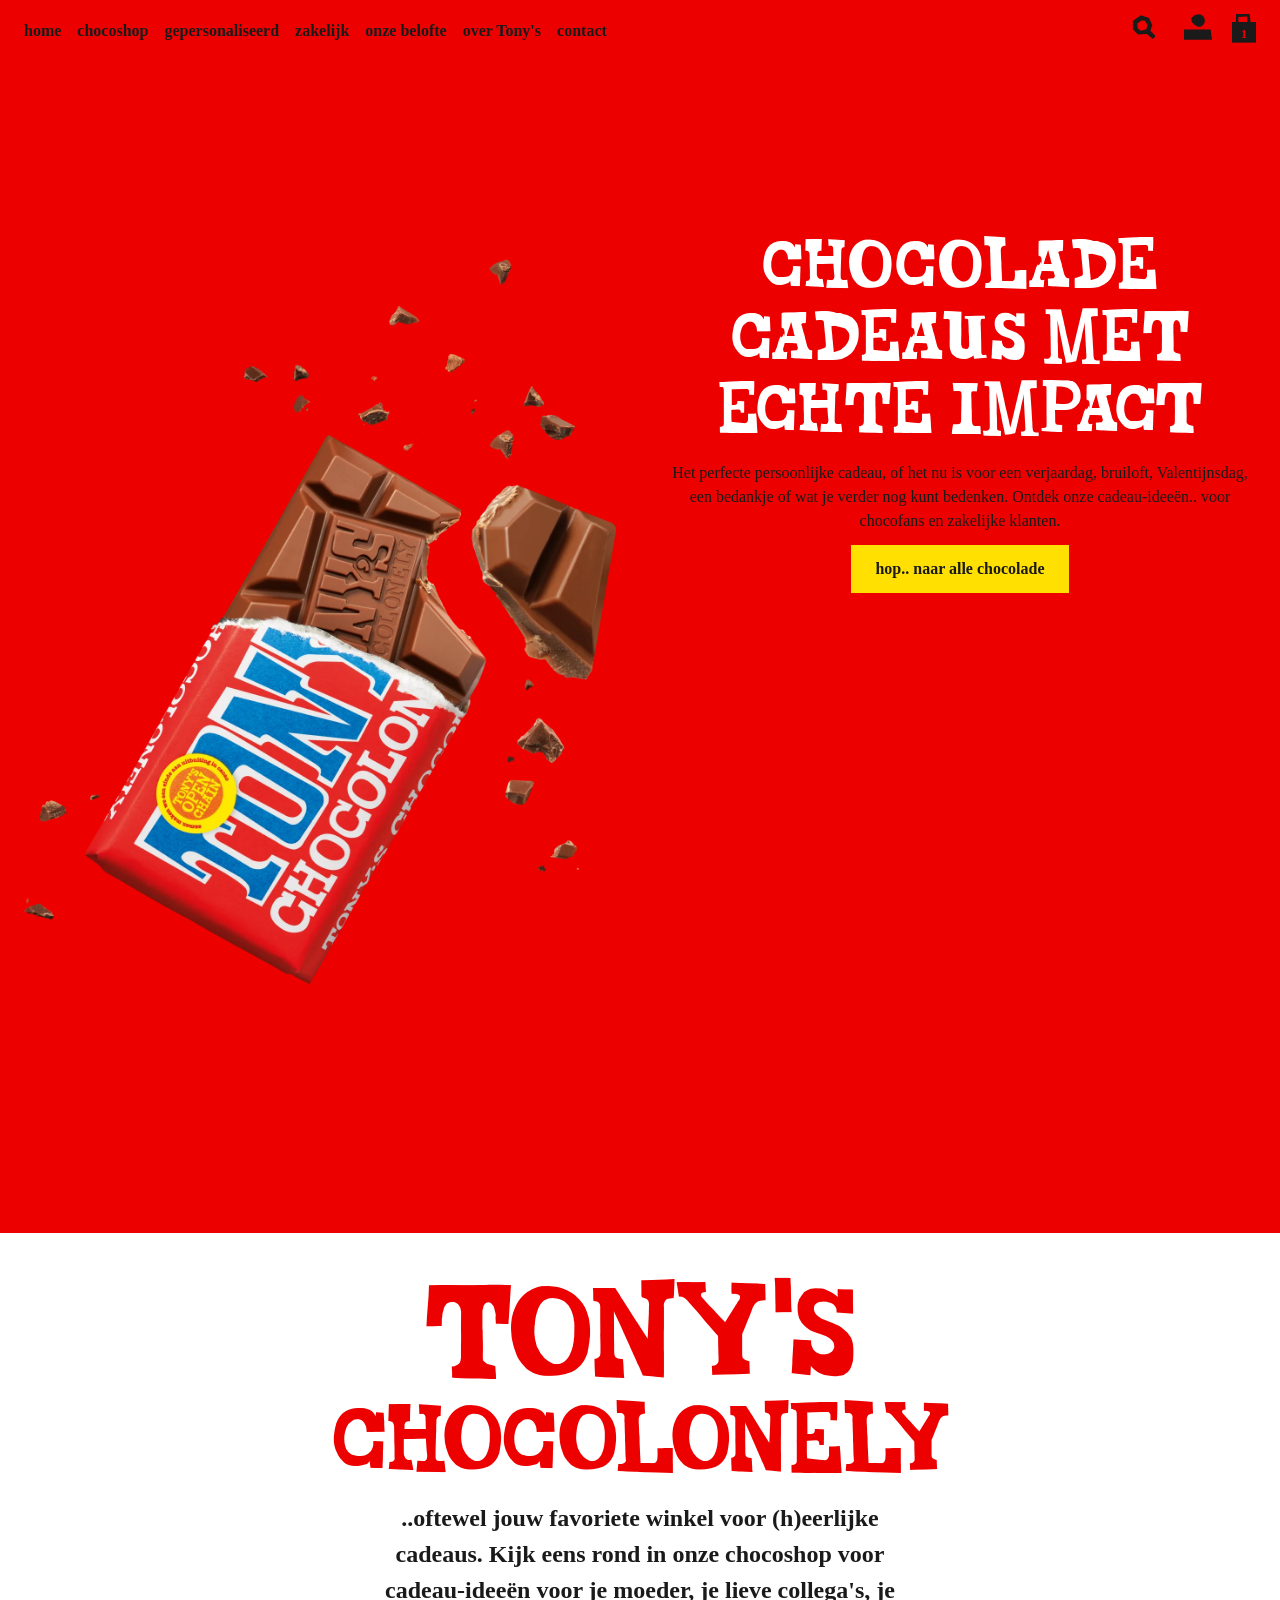
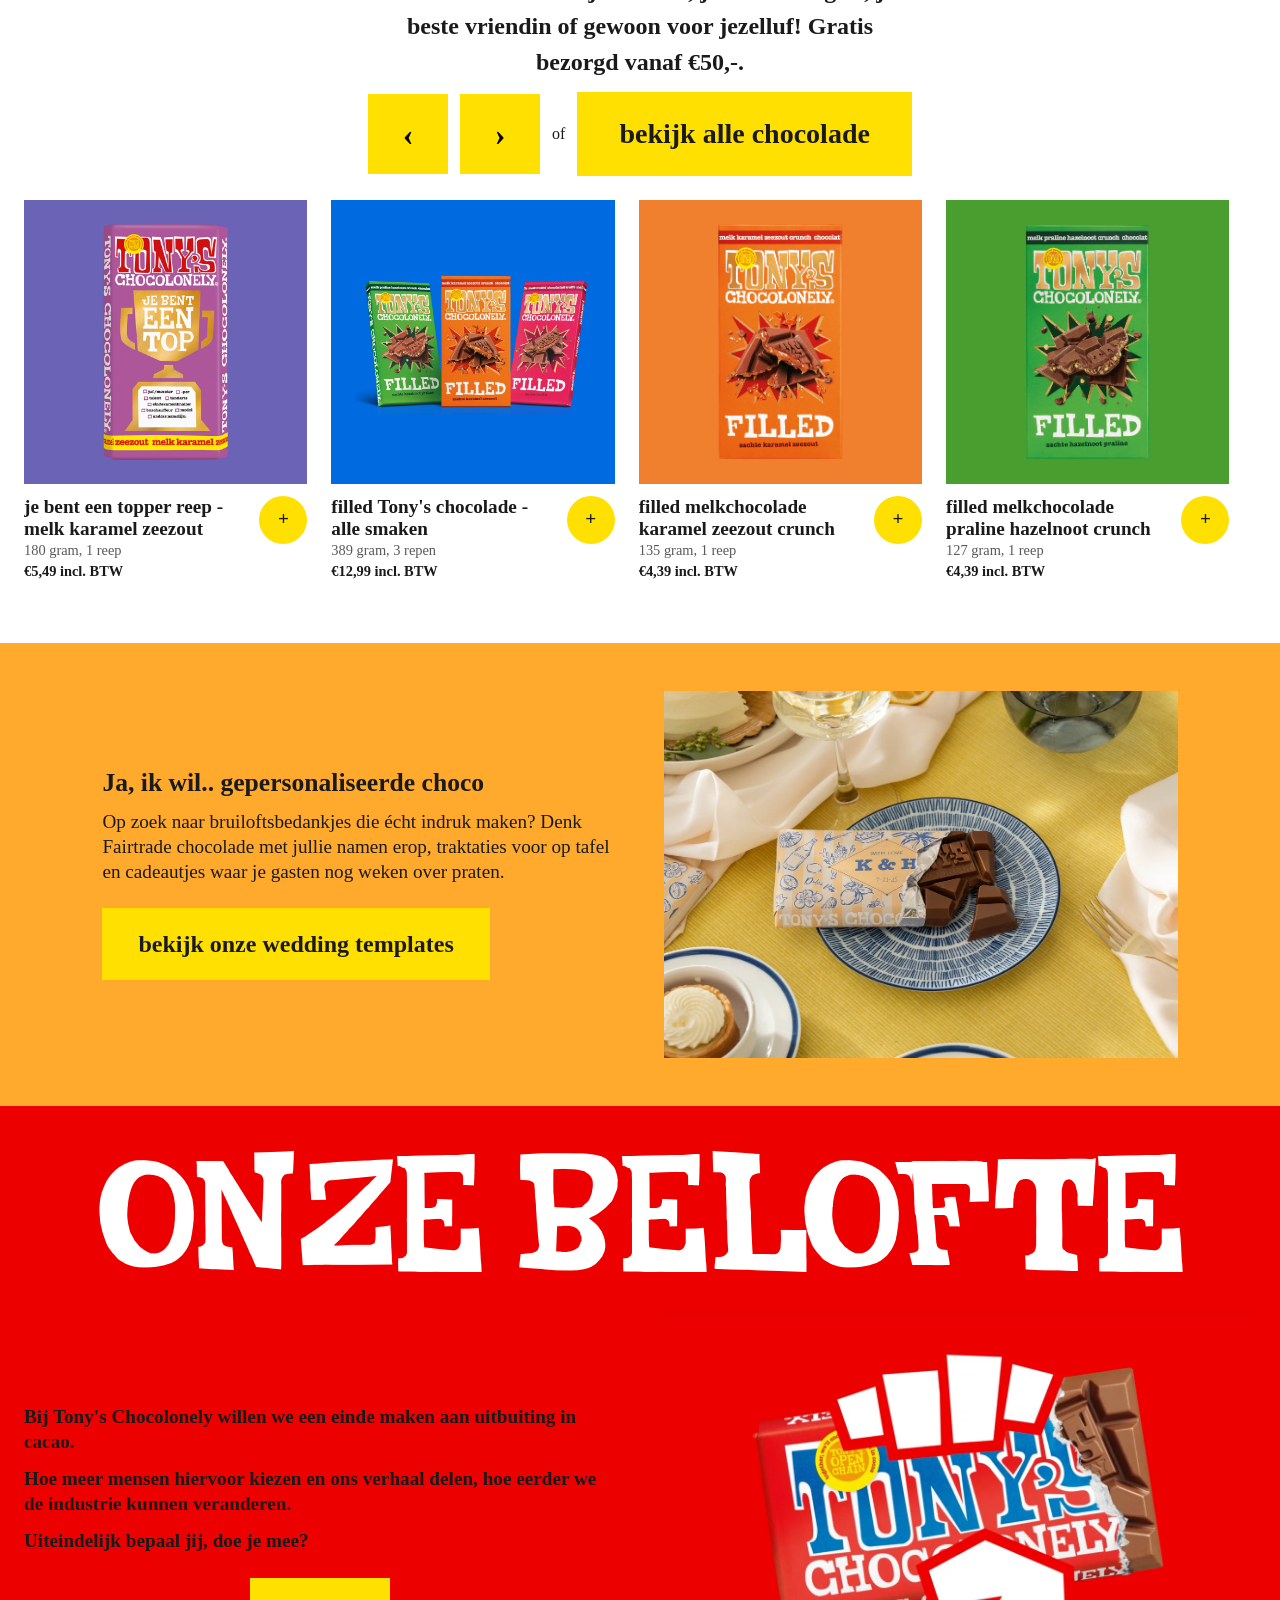
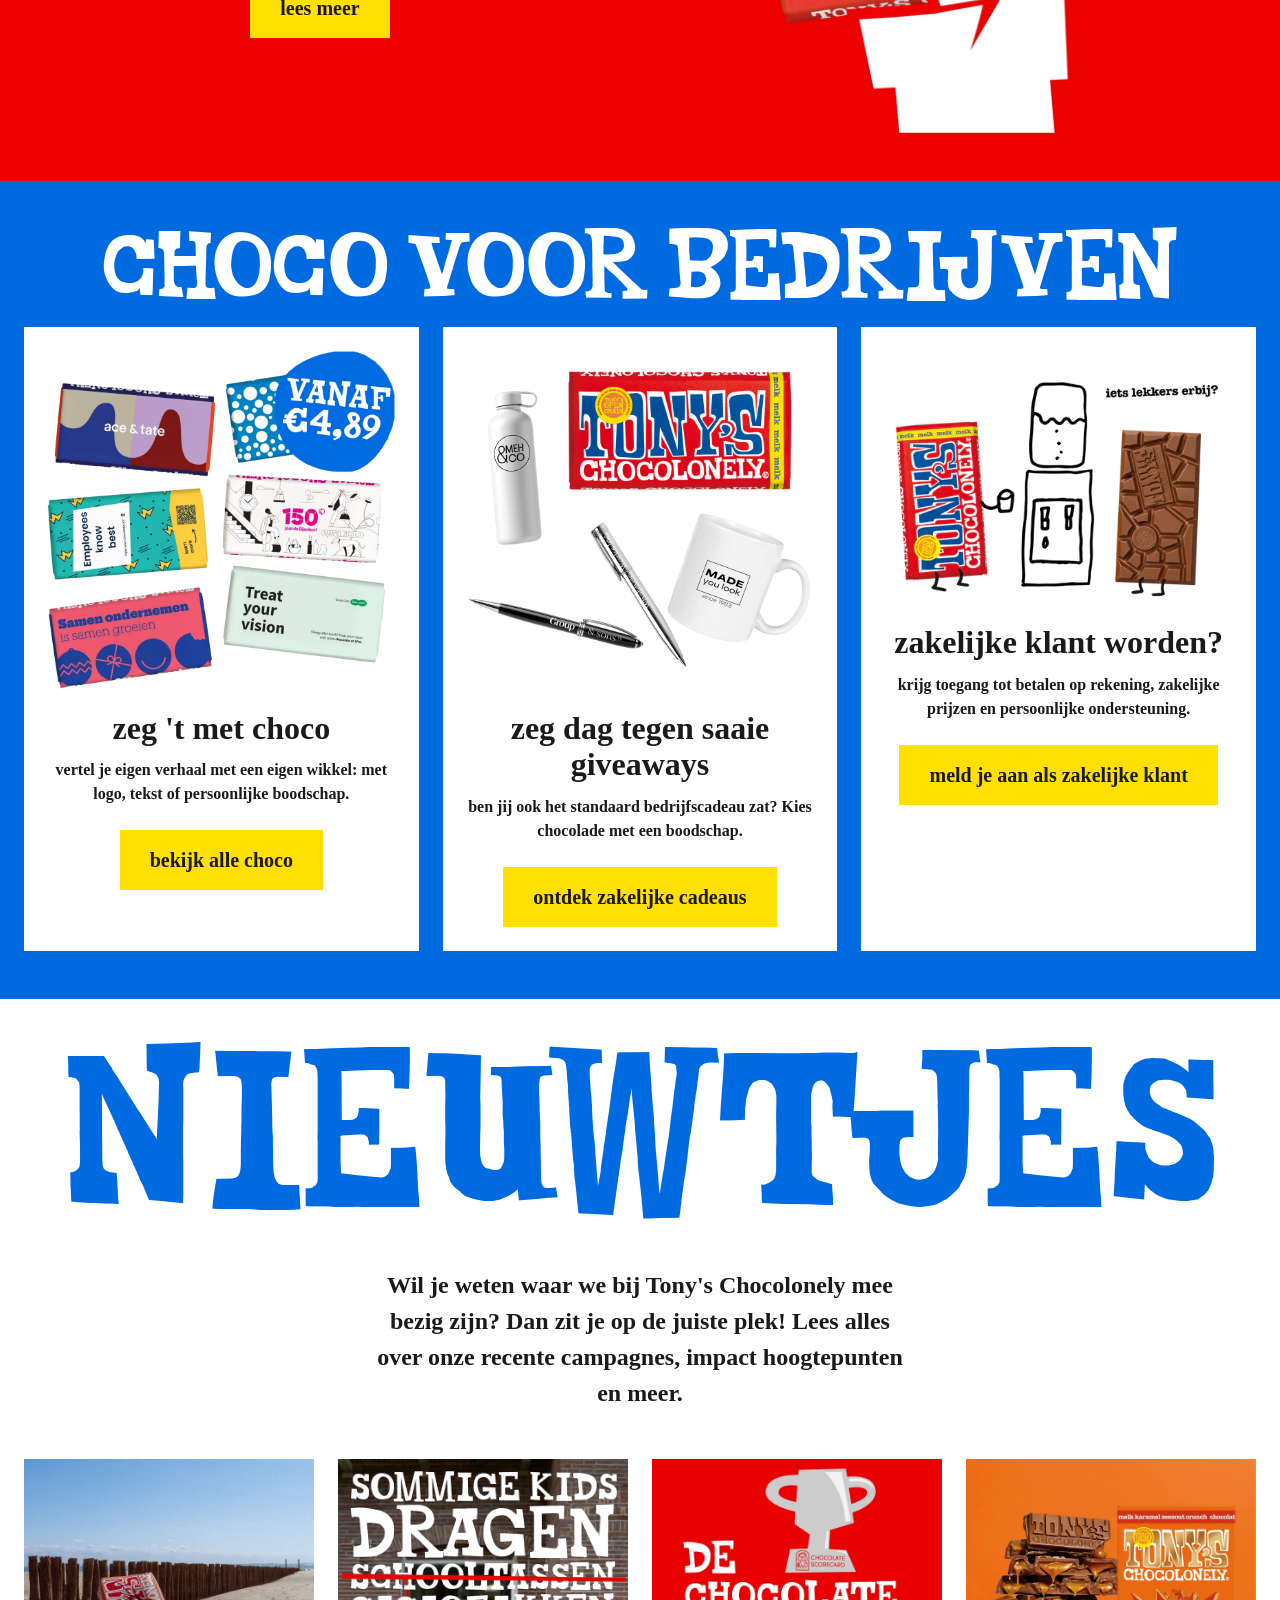
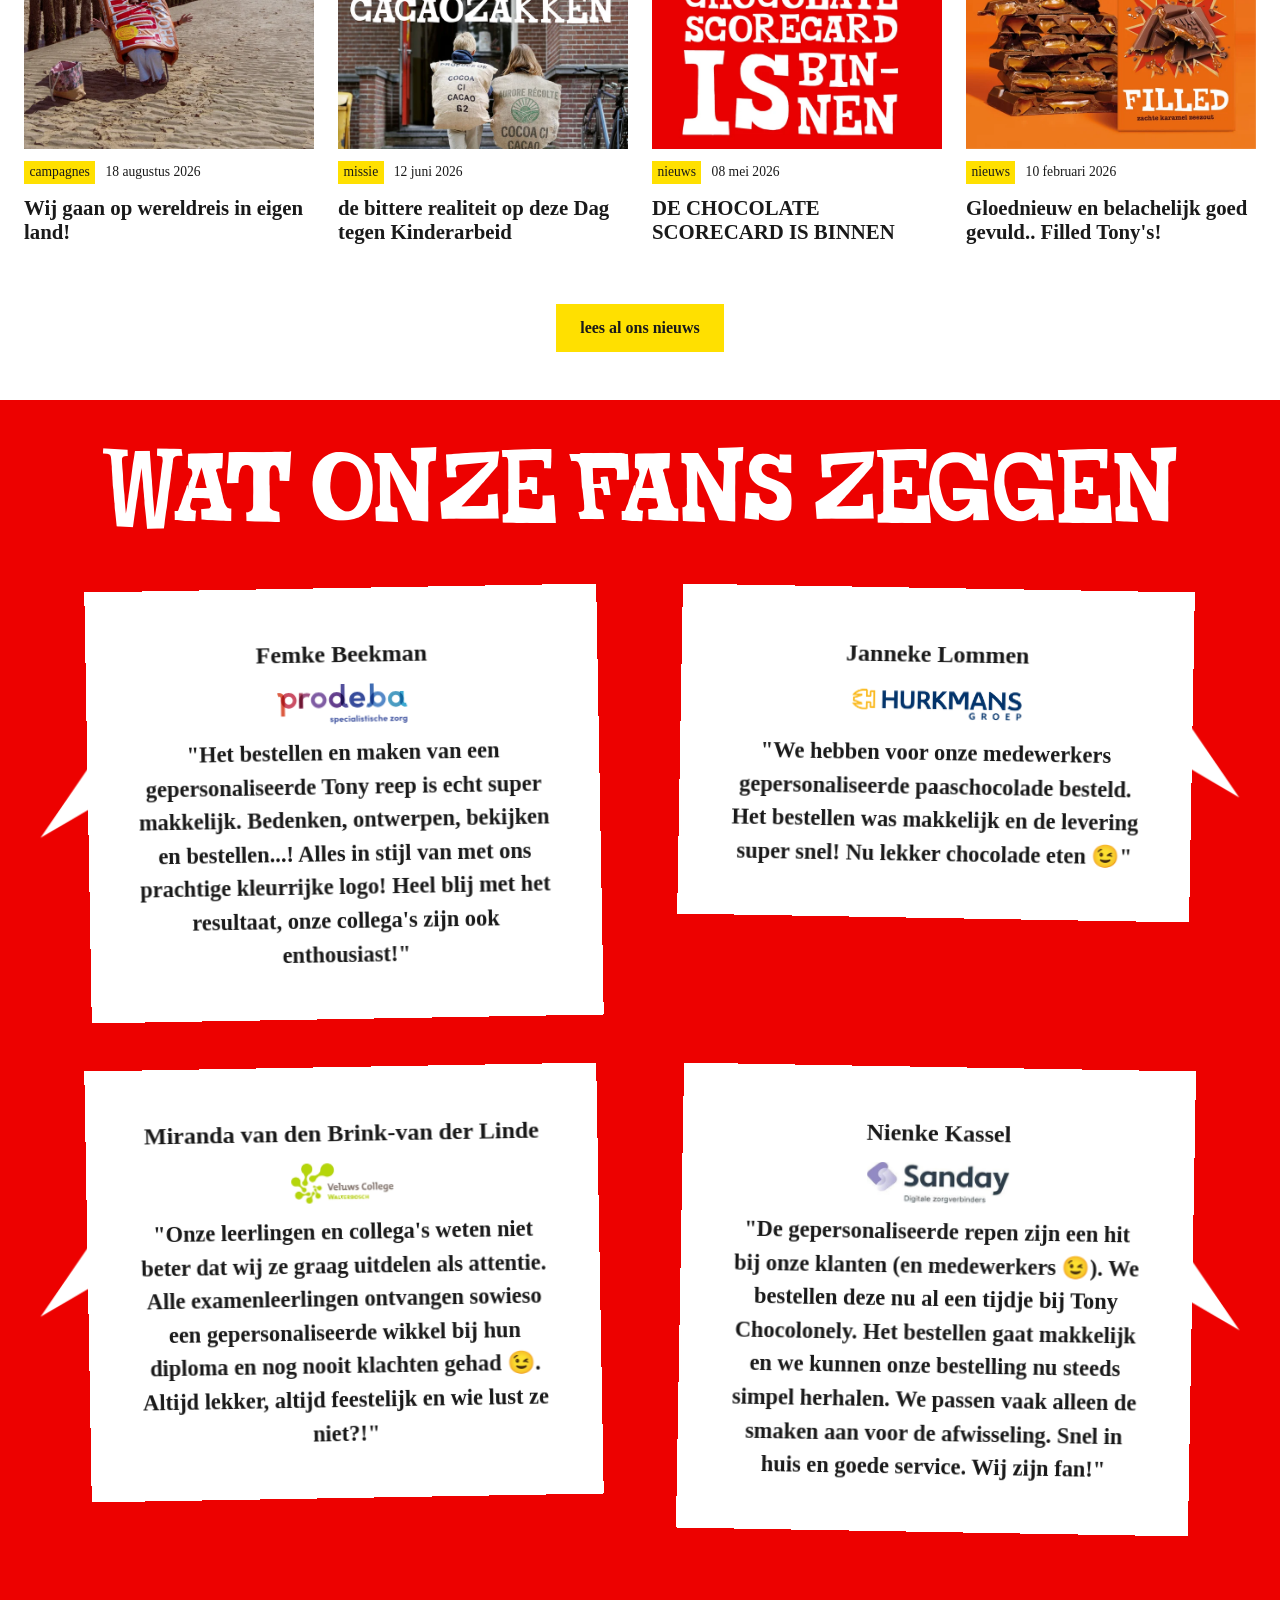
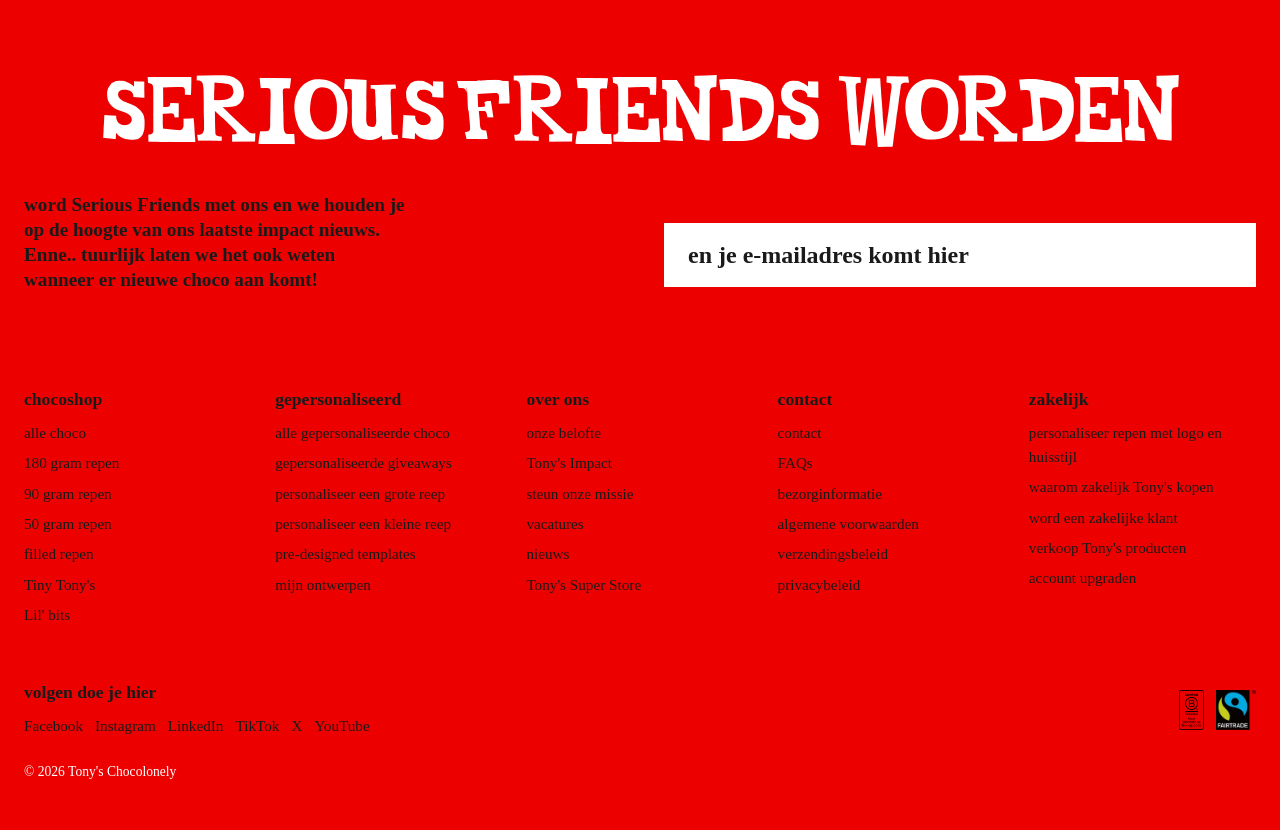
<file: index.html>
<!DOCTYPE html>
<html lang="nl">

<head>
    <meta charset="UTF-8">
    <meta name="author" content="Abdenour Elfaddali">
    <meta name="viewport" content="width=device-width, initial-scale=1">

    <title>Tony's Chocolonely - Chocolade cadeaus met impact</title>

    <link href="styles/style.css" rel="stylesheet">
</head>

<body>

    <a href="#main">Ga naar hoofdinhoud</a>

<header>
<button type="button" class="menu-toggle" aria-label="menu" aria-expanded="false" aria-controls="hoofdmenu">
    <svg viewBox="0 0 24 24" fill="currentColor" aria-hidden="true" focusable="false">
        <path d="M22.5712 4H0.857422V7.42849L22.5712 7.9999V4Z"></path>
        <path d="M0.857422 20L1.42884 14.8573H22.5712L23.1426 19.4286L0.857422 20Z"></path>
    </svg>
    <svg viewBox="0 0 24 24" aria-hidden="true" focusable="false">
        <path d="M4 4L20 20M20 4L4 20" stroke="currentColor" stroke-width="3" fill="none"></path>
    </svg>
</button>

    

        <nav aria-label="Hoofdmenu" id="hoofdmenu">
            <ul>
                <li><a href="index.html">home</a></li>
                <li><a href="#">chocoshop</a></li>
                <li><a href="#">gepersonaliseerd</a></li>
                <li><a href="#">zakelijk</a></li>
                <li><a href="#">onze belofte</a></li>
                <li><a href="#">over Tony's</a></li>
                <li><a href="#">contact</a></li>
            </ul>
        </nav>

        <div>
            <button type="button" aria-label="Zoeken">
    <svg viewBox="0 0 24 24" fill="currentColor" xmlns="http://www.w3.org/2000/svg" aria-hidden="true" focusable="false">
        <path fill-rule="evenodd" clip-rule="evenodd" d="M14.6401 17.9542L19.142 22L21.2408 20.9816L21.5454 19.3183L17.5173 15.2046L19.142 10.1808L16.2649 4.20643L9.35974 2L2.4545 6.92203V13.8808L6.78695 18.4294L14.6401 17.9542ZM9.94552 6.48983L6.20625 8.98267L6.62172 13.1374L9.11457 15.2148L14.1003 13.9684L14.9312 9.81362L12.4384 6.48983H9.94552Z"></path>
    </svg>
</button>
            <a href="#" aria-label="Account">
                <svg viewBox="0 0 24 24" fill="currentColor" xmlns="http://www.w3.org/2000/svg" aria-hidden="true"
                    focusable="false">
                    <path d="M22.8389 14.2244C23.2432 17.2899 23.606 20.0148 24 22.9565H0V14.2244H22.8389Z"></path>
                    <path
                        d="M12.7516 1.04352C15.53 1.0332 17.9248 3.64459 17.8834 6.62757C17.8419 9.43508 15.5922 11.8504 13.0004 11.8607C10.0976 11.8607 6.27214 8.33065 6.2203 5.5954C6.17883 3.38655 9.51706 1.05384 12.7516 1.04352Z">
                    </path>
                </svg>
            </a>
            <a href="#" aria-label="Winkelwagen, 1 product">
                <span>
                    <svg viewBox="15 4.5 8.5 6.5" aria-hidden="true" focusable="false">
                        <path fill="currentColor"
                            d="M22.9,10.5c-0.1-1-0.2-1.9-0.3-2.9c-0.1-0.8-0.2-1.7-0.3-2.6h-7.7v5.6 M16.2,10.4V6.7 c1.5-0.1,3.1-0.2,4.8-0.3v4H16.2z">
                        </path>
                    </svg>
                    <svg aria-hidden="true" focusable="false">
                        <defs>
                            <mask id="tas-mask" x="0" y="0" width="100%" height="100%">
                                <rect fill="white" x="0" y="0" width="100%" height="100%"></rect>
                                <text text-anchor="middle" x="50%" y="0" dy="77%">1</text>
                            </mask>
                        </defs>
                        <rect mask="url(#tas-mask)" x="0" y="0" width="100%" height="100%" fill="currentColor"></rect>
                    </svg>
                </span>
            </a>
        </div>
    </header>

    <main id="main">

        <!-- section: hero -->
        <section class="hero">
            <img src="images/tonys-bar-algemeen.png"
                alt="Opengebroken Tony's Chocolonely reep, chocoladestukjes eromheen">
            <div>
                <h1>chocolade cadeaus met echte impact</h1>
                <p>Het perfecte persoonlijke cadeau, of het nu is voor een verjaardag,
                    bruiloft, Valentijnsdag, een bedankje of wat je verder nog kunt bedenken.
                    Ontdek onze cadeau-ideeën.. voor chocofans en zakelijke klanten.</p>
                <a href="detail.html" class="btn-primary">hop.. naar alle chocolade</a>
            </div>
        </section>

        <!-- section: producten -->
        <section class="products" aria-labelledby="products-title">
            <h2 id="products-title"><span>Tony's</span> Chocolonely</h2>
            <p>..oftewel jouw favoriete winkel voor (h)eerlijke cadeaus. Kijk eens rond in onze chocoshop voor
                cadeau-ideeën voor je moeder, je lieve collega's, je beste vriendin of gewoon voor jezelluf! Gratis
                bezorgd vanaf €50,-.</p>

            <div>
                <button type="button" aria-label="Vorige producten">‹</button>
                <button type="button" aria-label="Volgende producten">›</button>
                <span>of</span>
                <a href="#" class="btn-secondary">bekijk alle chocolade</a>
            </div>

            <ul>

                <li style="--card-bg: #6B63B5;">
                    <img src="images/topper-reep.png" alt="Je bent een topper reep, melk karamel zeezout, 180 gram">
                    <h3>je bent een topper reep - melk karamel zeezout</h3>
                    <p>180 gram, 1 reep</p>
                    <p>€5,49 incl. BTW</p>
                    <button type="button" aria-label="Voeg topper reep toe aan tassie">+</button>
                </li>

                <li style="--card-bg: #006BE1;">
                    <img src="images/filled-alle-smaken.png"
                        alt="Filled Tony's chocolade, drie repen in verschillende smaken">
                    <h3>filled Tony's chocolade - alle smaken</h3>
                    <p>389 gram, 3 repen</p>
                    <p>€12,99 incl. BTW</p>
                    <button type="button" aria-label="Voeg filled chocolade toe aan tassie">+</button>
                </li>

                <li style="--card-bg: #F07F2E;">
                    <img src="images/karamel-zeezout.png" alt="Filled melkchocolade karamel zeezout crunch, 135 gram">
                    <h3>filled melkchocolade karamel zeezout crunch</h3>
                    <p>135 gram, 1 reep</p>
                    <p>€4,39 incl. BTW</p>
                    <button type="button"
                        aria-label="Voeg karamel zeezout crunch toe aan tassie">+</button>
                </li>

                <li style="--card-bg: #4A9E2F;">
                    <img src="images/proeverijtje.png" alt="Filled melkchocolade praline hazelnoot crunch, 127 gram">
                    <h3>filled melkchocolade praline hazelnoot crunch</h3>
                    <p>127 gram, 1 reep</p>
                    <p>€4,39 incl. BTW</p>
                    <button type="button"
                        aria-label="Voeg praline hazelnoot crunch toe aan tassie">+</button>
                </li>

            </ul>
        </section>

        <!-- section: personalisatie-teaser -->
        <section class="personalization-teaser" aria-labelledby="personalization-title">
            <div>
                <h2 id="personalization-title">Ja, ik wil.. gepersonaliseerde choco</h2>
                <p>Op zoek naar bruiloftsbedankjes die écht indruk maken? Denk Fairtrade chocolade met jullie namen
                    erop, traktaties voor op tafel en cadeautjes waar je gasten nog weken over praten.</p>
                <a href="#" class="btn-secondary">bekijk onze wedding templates</a>
            </div>
            <img src="images/personalisatie-bruiloft.png"
                alt="Gepersonaliseerde Tony's Chocolonely reep met namen erop, op een bruiloftstafel">
        </section>

        <!-- section: onze belofte -->
        <section class="promise" aria-labelledby="promise-title">
            <h2 id="promise-title">onze belofte</h2>
            <div>
                <img src="images/onze-belofte-vuist.png"
                    alt="Illustratie van een vuist die een Tony's Chocolonely reep omhoog houdt">
                <div>
                    <p>Bij Tony's Chocolonely willen we een einde maken aan uitbuiting in cacao.</p>
                    <p>Hoe meer mensen hiervoor kiezen en ons verhaal delen, hoe eerder we de industrie kunnen
                        veranderen.</p>
                    <p>Uiteindelijk bepaal jij, doe je mee?</p>
                    <a href="#" class="btn-secondary">lees meer</a>
                </div>
            </div>
        </section>

        <!-- section: choco voor bedrijven -->
        <section class="business" aria-labelledby="business-title">
            <h2 id="business-title">choco voor bedrijven</h2>

            <ul>
                <li>
                    <img src="images/bedrijven-zeg-het-met-choco.png"
                        alt="Voorbeelden van gepersonaliseerde bedrijfswikkels met eigen logo en tekst">
                    <h3>zeg 't met choco</h3>
                    <p>vertel je eigen verhaal met een eigen wikkel: met logo, tekst of persoonlijke boodschap.</p>
                    <a href="#" class="btn-secondary">bekijk alle choco</a>
                </li>
                <li>
                    <img src="images/bedrijven-giveaways.png"
                        alt="Bedrijfsartikelen zoals een bidon, pen en mok naast een Tony's reep">
                    <h3>zeg dag tegen saaie giveaways</h3>
                    <p>ben jij ook het standaard bedrijfscadeau zat? Kies chocolade met een boodschap.</p>
                    <a href="#" class="btn-secondary">ontdek zakelijke cadeaus</a>
                </li>
                <li>
                    <img src="images/bedrijven-zakelijke-klant.png"
                        alt="Illustratie van een Tony's reep, koelkast en glas melk, met de tekst 'iets lekkers erbij?'">
                    <h3>zakelijke klant worden?</h3>
                    <p>krijg toegang tot betalen op rekening, zakelijke prijzen en persoonlijke ondersteuning.</p>
                    <a href="#" class="btn-secondary">meld je aan als zakelijke klant</a>
                </li>
            </ul>
        </section>

        <!-- section: nieuwtjes -->
        <section class="news" aria-labelledby="news-title">
            <h2 id="news-title">nieuwtjes</h2>
            <p>Wil je weten waar we bij Tony's Chocolonely mee bezig zijn? Dan zit je op de juiste plek! Lees alles over
                onze recente campagnes, impact hoogtepunten en meer.</p>

            <ul>
                <li>
                    <img src="images/nieuws-1.png" alt="Iemand verkleed als Tony's chocoladereep op het strand">
                    <p>
                        <span>campagnes</span>
                        <time datetime="2026-08-18">18 augustus 2026</time>
                    </p>
                    <h3>Wij gaan op wereldreis in eigen land!</h3>
                </li>
                <li>
                    <img src="images/nieuws-2.png" alt="Twee kinderen lopen met cacaozakken op hun rug naar school">
                    <p>
                        <span>missie</span>
                        <time datetime="2026-06-12">12 juni 2026</time>
                    </p>
                    <h3>de bittere realiteit op deze Dag tegen Kinderarbeid</h3>
                </li>
                <li>
                    <img src="images/nieuws-3.png" alt="Illustratie van een bokaal met tekst Chocolate Scorecard">
                    <p>
                        <span>nieuws</span>
                        <time datetime="2026-05-08">08 mei 2026</time>
                    </p>
                    <h3>DE CHOCOLATE SCORECARD IS BINNEN</h3>
                </li>
                <li>
                    <img src="images/nieuws-4.png" alt="Gestapelde Filled chocoladerepen naast een verpakte reep">
                    <p>
                        <span>nieuws</span>
                        <time datetime="2026-02-10">10 februari 2026</time>
                    </p>
                    <h3>Gloednieuw en belachelijk goed gevuld.. Filled Tony's!</h3>
                </li>
            </ul>

            <a href="#" class="btn-secondary">lees al ons nieuws</a>

        </section>

        <!-- section: reviews -->
        <section class="reviews" aria-labelledby="reviews-title">
            <h2 id="reviews-title">wat onze fans zeggen</h2>

            <ul>
                <li>
                    <figure>
                        <figcaption>
                            <p>Femke Beekman</p>
                            <img src="images/revieuw-logo-prodeba.svg" alt="Prodeba, specialistische zorg">
                        </figcaption>
                        <blockquote>
                            <p>"Het bestellen en maken van een gepersonaliseerde Tony reep is echt super makkelijk.
                                Bedenken, ontwerpen, bekijken en bestellen...! Alles in stijl van met ons prachtige
                                kleurrijke logo! Heel blij met het resultaat, onze collega's zijn ook enthousiast!"</p>
                        </blockquote>
                    </figure>
                </li>
                <li>
                    <figure>
                        <figcaption>
                            <p>Janneke Lommen</p>
                            <img src="images/review-logo-hurkmans.png" alt="Hurkmans Groep">
                        </figcaption>
                        <blockquote>
                            <p>"We hebben voor onze medewerkers gepersonaliseerde paaschocolade besteld. Het bestellen
                                was makkelijk en de levering super snel! Nu lekker chocolade eten 😉"</p>
                        </blockquote>
                    </figure>
                </li>
                <li>
                    <figure>
                        <figcaption>
                            <p>Miranda van den Brink-van der Linde</p>
                            <img src="images/review-logo-veluws-college.png" alt="Veluws College Walterbosch">
                        </figcaption>
                        <blockquote>
                            <p>"Onze leerlingen en collega's weten niet beter dat wij ze graag uitdelen als attentie.
                                Alle examenleerlingen ontvangen sowieso een gepersonaliseerde wikkel bij hun diploma en
                                nog nooit klachten gehad 😉. Altijd lekker, altijd feestelijk en wie lust ze niet?!"</p>
                        </blockquote>
                    </figure>
                </li>
                <li>
                    <figure>
                        <figcaption>
                            <p>Nienke Kassel</p>
                            <img src="images/review-logo-sanday.png" alt="Sanday, digitale zorgverbinders">
                        </figcaption>
                        <blockquote>
                            <p>"De gepersonaliseerde repen zijn een hit bij onze klanten (en medewerkers 😉). We
                                bestellen deze nu al een tijdje bij Tony Chocolonely. Het bestellen gaat makkelijk en we
                                kunnen onze bestelling nu steeds simpel herhalen. We passen vaak alleen de smaken aan
                                voor de afwisseling. Snel in huis en goede service. Wij zijn fan!"</p>
                        </blockquote>
                    </figure>
                </li>
            </ul>
        </section>

        <!-- section: nieuwsbrief -->
        <section class="newsletter" aria-labelledby="newsletter-title">
            <h2 id="newsletter-title">serious friends worden</h2>
            <p>word Serious Friends met ons en we houden je op de hoogte van ons laatste impact nieuws. Enne.. tuurlijk
                laten we het ook weten wanneer er nieuwe choco aan komt!</p>

            <form action="#">
                <div>
                    <input type="email" id="email" name="email" placeholder=" " autocomplete="email" required>
                    <label for="email">en je e-mailadres komt hier</label>
                </div>
            </form>
        </section>

    </main>

    <footer>

        <nav aria-label="Footer navigatie">
            <ul>
                <h3>chocoshop</h3>
                <li><a href="#">alle choco</a></li>
                <li><a href="#">180 gram repen</a></li>
                <li><a href="#">90 gram repen</a></li>
                <li><a href="#">50 gram repen</a></li>
                <li><a href="#">filled repen</a></li>
                <li><a href="#">Tiny Tony's</a></li>
                <li><a href="#">Lil' bits</a></li>
            </ul>

            <ul>
                <h3>gepersonaliseerd</h3>
                <li><a href="#">alle gepersonaliseerde choco</a></li>
                <li><a href="#">gepersonaliseerde giveaways</a></li>
                <li><a href="#">personaliseer een grote reep</a></li>
                <li><a href="#">personaliseer een kleine reep</a></li>
                <li><a href="#">pre-designed templates</a></li>
                <li><a href="#">mijn ontwerpen</a></li>
            </ul>

            <ul>
                <h3>over ons</h3>
                <li><a href="#">onze belofte</a></li>
                <li><a href="#">Tony's Impact</a></li>
                <li><a href="#">steun onze missie</a></li>
                <li><a href="#">vacatures</a></li>
                <li><a href="#">nieuws</a></li>
                <li><a href="#">Tony's Super Store</a></li>
            </ul>

            <ul>
                <h3>contact</h3>
                <li><a href="#">contact</a></li>
                <li><a href="#">FAQs</a></li>
                <li><a href="#">bezorginformatie</a></li>
                <li><a href="#">algemene voorwaarden</a></li>
                <li><a href="#">verzendingsbeleid</a></li>
                <li><a href="#">privacybeleid</a></li>
            </ul>

            <ul>
                <h3>zakelijk</h3>
                <li><a href="#">personaliseer repen met logo en huisstijl</a></li>
                <li><a href="#">waarom zakelijk Tony's kopen</a></li>
                <li><a href="#">word een zakelijke klant</a></li>
                <li><a href="#">verkoop Tony's producten</a></li>
                <li><a href="#">account upgraden</a></li>
            </ul>
        </nav>

        <div>
            <div>
                <h3>volgen doe je hier</h3>
                <ul>
                    <li><a href="#">Facebook</a></li>
                    <li><a href="#">Instagram</a></li>
                    <li><a href="#">LinkedIn</a></li>
                    <li><a href="#">TikTok</a></li>
                    <li><a href="#">X</a></li>
                    <li><a href="#">YouTube</a></li>
                </ul>
            </div>

            <div>
                <img src="images/bcorp-logo.png" alt="Certified B Corporation">
                <img src="images/fairtrade-logo.png" alt="Fairtrade keurmerk">
            </div>
        </div>

        <p>&copy; 2026 Tony's Chocolonely</p>

    </footer>

    <script defer src="scripts/script.js"></script>
</body>

</html>
</file>
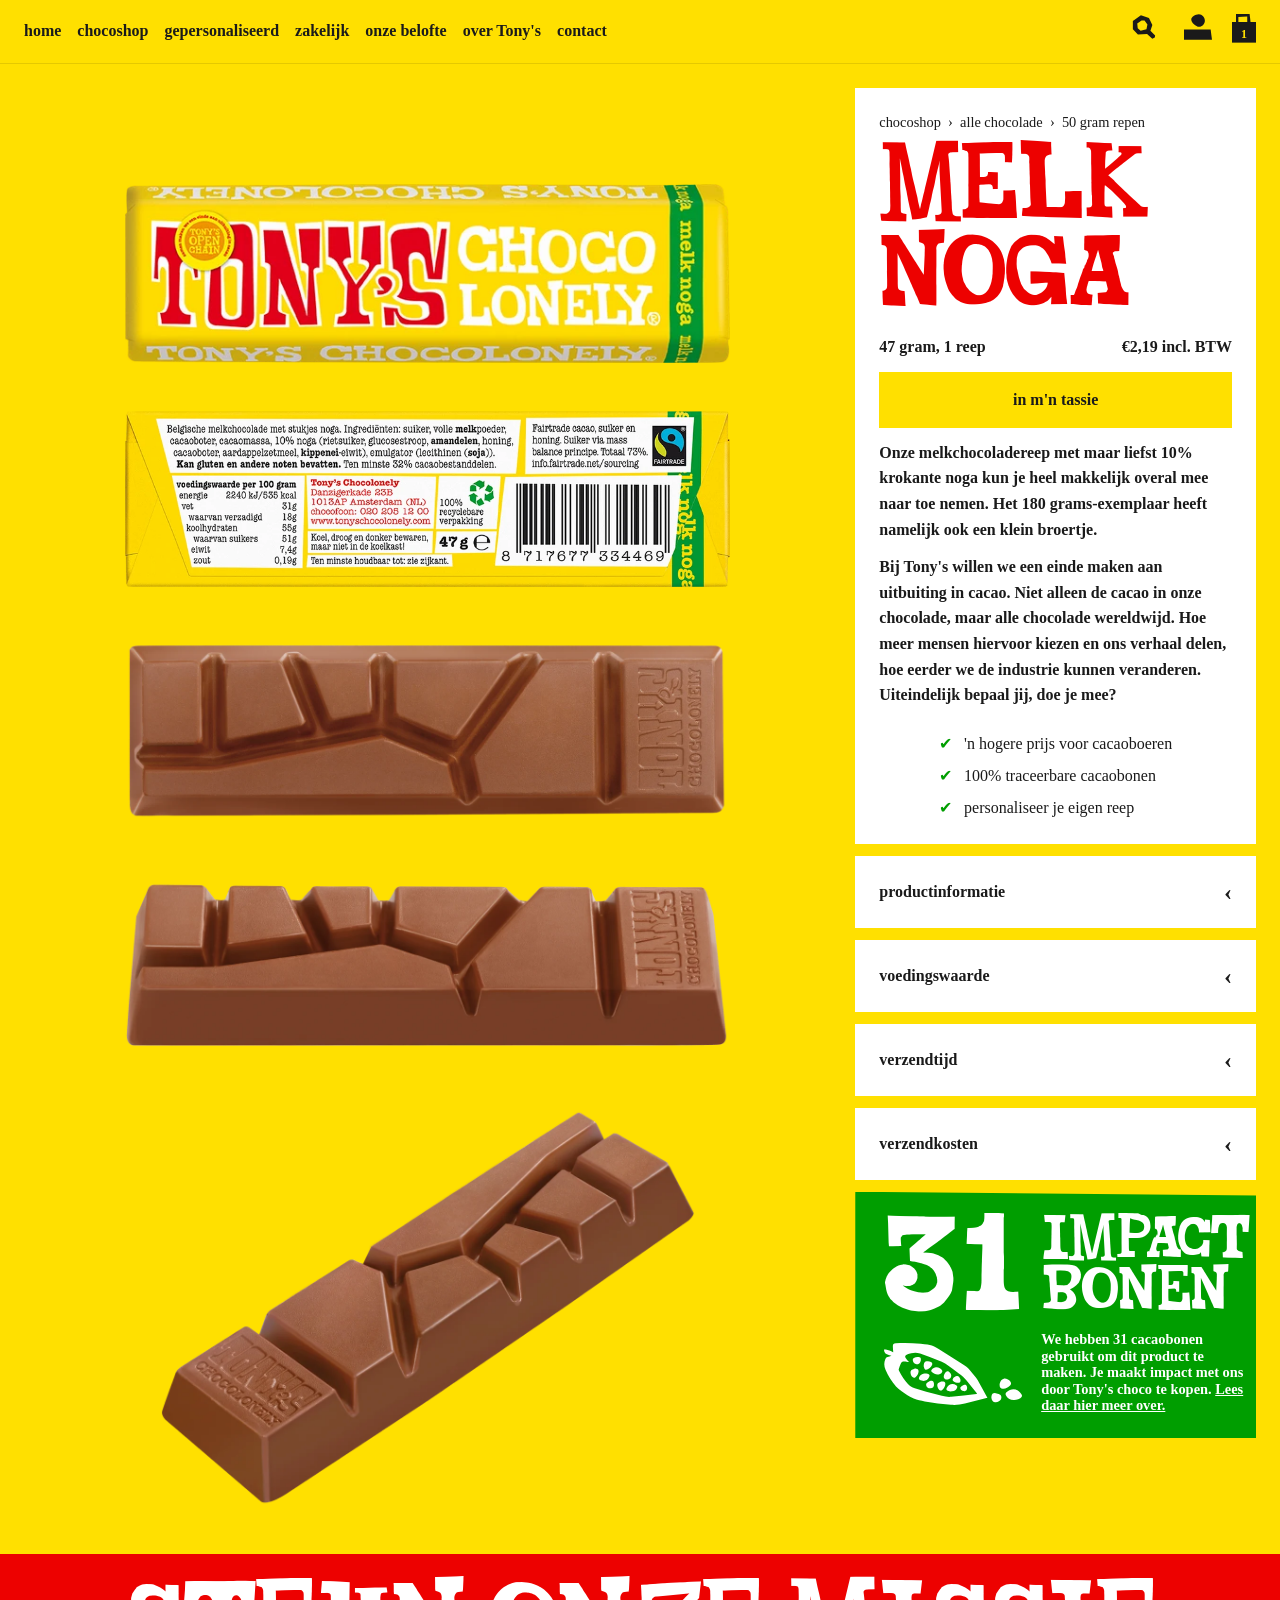
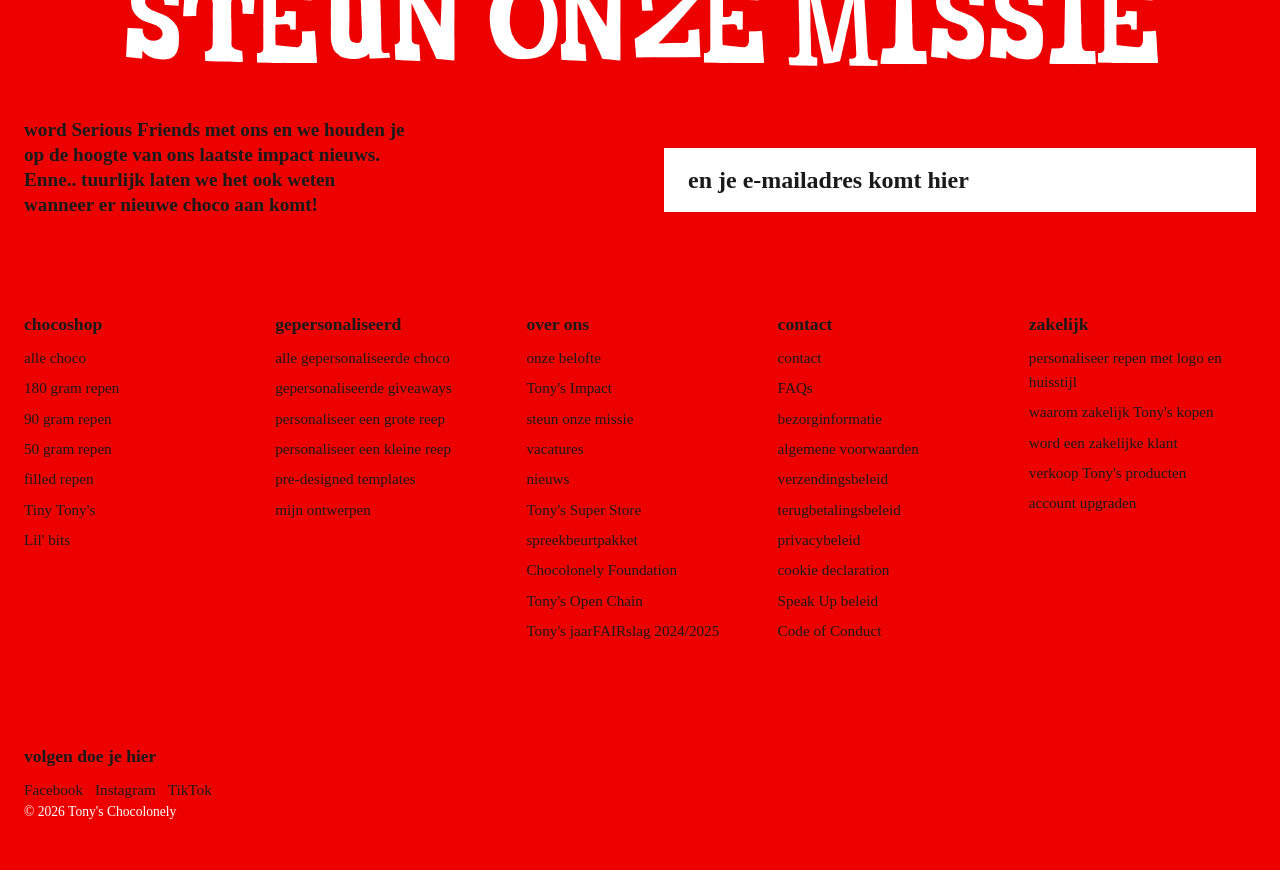
<file: detail.html>
<!DOCTYPE html>
<html lang="nl">

<head>
    <meta charset="UTF-8">
    <meta name="author" content="Abdenour Elfaddali">
    <meta name="viewport" content="width=device-width, initial-scale=1">

    <title>melk noga - Tony's Chocolonely</title>

    <link href="styles/style.css" rel="stylesheet">
</head>

<body>

    <a href="#main">Ga naar hoofdinhoud</a>

<header>
<button type="button" class="menu-toggle" aria-label="menu" aria-expanded="false" aria-controls="hoofdmenu">
    <svg viewBox="0 0 24 24" fill="currentColor" aria-hidden="true" focusable="false">
        <path d="M22.5712 4H0.857422V7.42849L22.5712 7.9999V4Z"></path>
        <path d="M0.857422 20L1.42884 14.8573H22.5712L23.1426 19.4286L0.857422 20Z"></path>
    </svg>
    <svg viewBox="0 0 24 24" aria-hidden="true" focusable="false">
        <path d="M4 4L20 20M20 4L4 20" stroke="currentColor" stroke-width="3" fill="none"></path>
    </svg>
</button>

    
        <!-- <a href="index.html" class="logo">Tony's Chocolonely</a> -->

        <nav aria-label="Hoofdmenu" id="hoofdmenu">
            <ul>
                <li><a href="index.html">home</a></li>
                <li><a href="#">chocoshop</a></li>
                <li><a href="#">gepersonaliseerd</a></li>
                <li><a href="#">zakelijk</a></li>
                <li><a href="#">onze belofte</a></li>
                <li><a href="#">over Tony's</a></li>
                <li><a href="#">contact</a></li>
            </ul>
        </nav>

        <div>
            <button type="button" aria-label="Zoeken">
    <svg viewBox="0 0 24 24" fill="currentColor" xmlns="http://www.w3.org/2000/svg" aria-hidden="true" focusable="false">
        <path fill-rule="evenodd" clip-rule="evenodd" d="M14.6401 17.9542L19.142 22L21.2408 20.9816L21.5454 19.3183L17.5173 15.2046L19.142 10.1808L16.2649 4.20643L9.35974 2L2.4545 6.92203V13.8808L6.78695 18.4294L14.6401 17.9542ZM9.94552 6.48983L6.20625 8.98267L6.62172 13.1374L9.11457 15.2148L14.1003 13.9684L14.9312 9.81362L12.4384 6.48983H9.94552Z"></path>
    </svg>
</button>
            <a href="#" aria-label="Account">
                <svg viewBox="0 0 24 24" fill="currentColor" xmlns="http://www.w3.org/2000/svg" aria-hidden="true"
                    focusable="false">
                    <path d="M22.8389 14.2244C23.2432 17.2899 23.606 20.0148 24 22.9565H0V14.2244H22.8389Z"></path>
                    <path
                        d="M12.7516 1.04352C15.53 1.0332 17.9248 3.64459 17.8834 6.62757C17.8419 9.43508 15.5922 11.8504 13.0004 11.8607C10.0976 11.8607 6.27214 8.33065 6.2203 5.5954C6.17883 3.38655 9.51706 1.05384 12.7516 1.04352Z">
                    </path>
                </svg>
            </a>
            <a href="#" aria-label="Winkelwagen, 1 product">
                <span>
                    <svg viewBox="15 4.5 8.5 6.5" aria-hidden="true" focusable="false">
                        <path fill="currentColor"
                            d="M22.9,10.5c-0.1-1-0.2-1.9-0.3-2.9c-0.1-0.8-0.2-1.7-0.3-2.6h-7.7v5.6 M16.2,10.4V6.7 c1.5-0.1,3.1-0.2,4.8-0.3v4H16.2z">
                        </path>
                    </svg>
                    <svg aria-hidden="true" focusable="false">
                        <defs>
                            <mask id="tas-mask" x="0" y="0" width="100%" height="100%">
                                <rect fill="white" x="0" y="0" width="100%" height="100%"></rect>
                                <text text-anchor="middle" x="50%" y="0" dy="77%">1</text>
                            </mask>
                        </defs>
                        <rect mask="url(#tas-mask)" x="0" y="0" width="100%" height="100%" fill="currentColor"></rect>
                    </svg>
                </span>
            </a>
        </div>
    </header>

    <main id="main">

        <!-- section: product -->
        <section class="product-detail" aria-labelledby="product-title">

            <div>
                <img src="images/melk-noga-voor.png" alt="Melk noga chocoladereep, voorkant verpakking">
                <img src="images/melk-noga-achter.png"
                    alt="Melk noga chocoladereep, achterkant verpakking met voedingswaarde-informatie">
                <img src="images/melk-noga-onverpakt-1.png"
                    alt="Melk noga chocoladereep, onverpakt getoond, bovenaanzicht">
                <img src="images/melk-noga-onverpakt-2.png"
                    alt="Melk noga chocoladereep, onverpakt getoond, andere hoek">
                <img src="images/melk-noga-onverpakt-3.png"
                    alt="Melk noga chocoladereep, onverpakt getoond, schuine hoek">
            </div>

            <div>
                <div>
                    <!-- broodkruimelpad: eigen nav, apart van het hoofdmenu hierboven -->
                    <nav aria-label="Broodkruimelpad">
                        <ul>
                            <li><a href="#">chocoshop</a></li>
                            <li><a href="#">alle chocolade</a></li>
                            <li><a href="#">50 gram repen</a></li>
                        </ul>
                    </nav>
                    <h1 id="product-title">melk noga</h1>
                    <div>
                        <p>47 gram, 1 reep</p>
                        <p>€2,19 incl. BTW</p>
                    </div>

                    <button type="button" class="btn-primary">in m'n tassie</button>

                    <p>Onze melkchocoladereep met maar liefst 10% krokante noga kun je heel makkelijk overal mee naar
                        toe nemen. Het 180 grams-exemplaar heeft namelijk ook een klein broertje.</p>

                    <p>Bij Tony's willen we een einde maken aan uitbuiting in cacao. Niet alleen de cacao in onze
                        chocolade, maar alle chocolade wereldwijd. Hoe meer mensen hiervoor kiezen en ons verhaal delen,
                        hoe eerder we de industrie kunnen veranderen. Uiteindelijk bepaal jij, doe je mee?</p>

                    <ul>
                        <li>'n hogere prijs voor cacaoboeren</li>
                        <li>100% traceerbare cacaobonen</li>
                        <li>personaliseer je eigen reep</li>
                    </ul>
                </div>
                <!-- section: uitklapbare productdetails -->
                <section class="product-accordion" aria-labelledby="accordion-title">
                    <h2 id="accordion-title" class="visually-hidden">Productdetails</h2>

                    <details>
                        <summary>productinformatie</summary>
                        <p>Melkchocolade met stukjes noga.</p>
                        <p>EAN code 8717677334469</p>

                        <h3>Ingrediënten:</h3>
                        <p>Suiker, volle melkpoeder, cacaoboter, cacaomassa, 10% noga (rietsuiker, glucosestroop,
                            amandelen, aardappelzetmeel, cacaoboter, honing, eiwit), emulgator (lecithinen (soja)). Kan
                            gluten en andere noten bevatten.</p>
                    </details>

                    <details>
                        <summary>voedingswaarde</summary>
                        <p>voedingswaarde per 100 gram</p>

                        <table>
                            <caption class="visually-hidden">Voedingswaarde per 100 gram</caption>
                            <tbody>
                                <tr>
                                    <th scope="row">energie</th>
                                    <td>2230 kJ / 533 kcal</td>
                                </tr>
                                <tr>
                                    <th scope="row">vet</th>
                                    <td>31 gram</td>
                                </tr>
                                <tr>
                                    <th scope="row">waarvan verzadigd vet</th>
                                    <td>18 gram</td>
                                </tr>
                                <tr>
                                    <th scope="row">koolhydraten</th>
                                    <td>55 gram</td>
                                </tr>
                                <tr>
                                    <th scope="row">waarvan suiker</th>
                                    <td>52 gram</td>
                                </tr>
                                <tr>
                                    <th scope="row">eiwitten</th>
                                    <td>7.3 gram</td>
                                </tr>
                                <tr>
                                    <th scope="row">zout</th>
                                    <td>0.19 gram</td>
                                </tr>
                            </tbody>
                        </table>

                        <h3>Fairtrade statement</h3>
                        <p>Fairtrade cacao, suiker en honing. Suiker via mass balance principe. Totaal 73%.</p>

                        <h3>opslagadvies</h3>
                        <p>Koel, droog en donker bewaren, maar niet in de koelkast.</p>
                    </details>

                    <details>
                        <summary>verzendtijd</summary>
                        <ul>
                            <li>Bezorging alleen binnen Nederland.</li>
                            <li>Tot 10 producten: op werkdagen vóór 21:00 uur besteld, dezelfde werkdag verzonden.</li>
                            <li>Meer dan 10 producten: op werkdagen vóór 21:00 uur besteld, 2e werkdag verzonden.</li>
                        </ul>
                    </details>

                    <details>
                        <summary>verzendkosten</summary>
                        <ul>
                            <li>Voor bestellingen tot €50,00 = €4,99</li>
                            <li>Bij bestellingen boven de €50,00 = gratis verzending</li>
                        </ul>
                    </details>
                </section>
                <!-- section: impact -->
                <section class="impact" aria-labelledby="impact-title">
                    <div>
                        <div>
                            <p aria-hidden="true">31</p>
                            <svg viewBox="0 0 24 11" xmlns="http://www.w3.org/2000/svg"
                                fill="currentColor" aria-hidden="true" focusable="false">
                                <g clip-path="url(#boon-clip)">
                                    <path
                                        d="M17.8267 9.01135C17.8004 8.95902 17.782 8.91975 17.7611 8.88144C17.25 7.95154 16.7419 7.01987 16.225 6.09312C16.1268 5.91664 16.0027 5.75265 15.8756 5.59517C15.5615 5.2051 15.231 4.82837 14.9212 4.43494C14.6047 4.03273 14.1947 3.75343 13.7708 3.48613C12.5597 2.72356 11.3623 1.93845 10.1382 1.19761C8.78662 0.3795 8.7316 0.325752 6.86532 0.135468C5.50199 -0.00332842 4.13336 -0.030445 2.76416 0.0401508C2.4097 0.0583188 2.29111 0.15503 2.28137 0.511664C2.27359 0.794857 2.31153 1.07955 2.32985 1.36334C2.3326 1.40824 2.33893 1.45278 2.34388 1.50146C2.33027 1.50286 2.31503 1.50952 2.30657 1.50456C1.94058 1.28087 1.52125 1.20513 1.12185 1.07633C1.03284 1.04757 0.92609 1.07566 0.827516 1.0774C0.840244 1.1814 0.833152 1.29326 0.869528 1.38791C0.964505 1.63577 1.13312 1.81086 1.39966 1.88516C1.61442 1.94473 1.82311 2.02643 2.0569 2.10591C1.82464 2.18405 1.61888 2.25946 1.40926 2.32179C1.21964 2.37806 1.11457 2.50472 1.03784 2.6824C0.787262 3.26416 0.831209 3.83246 1.07347 4.40517C1.49996 5.41372 2.07267 6.33037 2.79761 7.14322C3.06785 7.44633 3.40181 7.69663 3.72624 7.94572C4.34179 8.41853 4.98924 8.84216 5.70914 9.14211C6.29492 9.38587 6.91357 9.49726 7.53161 9.60981C8.95454 9.86893 10.3873 10.0502 11.8283 10.1671C12.6114 10.2307 13.3786 10.1523 14.1368 9.95967C15.3156 9.6601 16.4944 9.35946 17.6727 9.05886C17.7192 9.04679 17.765 9.03044 17.8274 9.01127L17.8267 9.01135ZM4.94531 3.13246C4.88663 3.07108 4.82598 3.01171 4.76963 2.94827C4.65895 2.82371 4.53845 2.70564 4.44397 2.56958C4.22028 2.24748 4.26259 2.06204 4.61793 1.91005C5.31229 1.61286 6.03924 1.47629 6.7686 1.73045C7.82385 2.09837 8.86633 2.5044 9.90776 2.9109C10.3545 3.08513 10.7959 3.27884 11.1868 3.57029C11.833 4.05199 12.4839 4.52737 13.1325 5.00553C13.6079 5.35609 14.07 5.72041 14.4404 6.19069C14.9876 6.88514 15.5426 7.57333 16.0935 8.26484C16.1146 8.29146 16.1298 8.32342 16.1546 8.36424C16.1082 8.3741 16.0752 8.38441 16.0416 8.38822C14.6544 8.54448 13.2671 8.70074 11.8792 8.85487C11.5741 8.88875 11.2714 8.87864 10.97 8.80647C10.547 8.70523 10.1195 8.62049 9.6968 8.5185C8.41416 8.2089 7.13855 7.87235 5.88322 7.46121C5.42713 7.31199 5.02706 7.09107 4.72625 6.70765C4.47571 6.38831 4.20486 6.0827 3.98145 5.74563C3.72816 5.36353 3.51377 4.95484 3.29101 4.55284C3.25204 4.4825 3.22183 4.37739 3.24513 4.30758C3.34941 3.99153 3.45907 3.67492 3.59694 3.37254C3.6981 3.15045 3.89821 3.04428 4.14904 3.06007C4.27865 3.06827 4.40871 3.07386 4.53829 3.08534C4.67517 3.09752 4.81153 3.11522 4.94799 3.13037L4.94567 3.13243L4.94531 3.13246Z" />
                                    <path
                                        d="M12.0048 7.9507C12.4556 7.90516 12.7561 7.67573 12.8611 7.30675C12.8998 7.17124 12.8727 7.06071 12.7577 6.98615C12.1386 6.58549 11.4921 6.71635 11.141 7.39771C11.0301 7.61315 11.0895 7.74223 11.3093 7.84465C11.5303 7.94767 11.7642 7.97504 12.0048 7.9507Z" />
                                    <path
                                        d="M7.50897 5.00055C7.20859 5.05616 6.92152 5.13591 6.74668 5.39836C6.41456 5.89667 6.57112 6.07409 7.01004 6.18608C7.59232 6.33473 7.9805 6.11779 8.25143 5.59406C8.40382 5.2993 8.30913 5.1148 7.98803 5.04829C7.83173 5.01587 7.66927 5.01543 7.50932 5.00051L7.50897 5.00055Z" />
                                    <path
                                        d="M9.37383 3.9867C9.14604 4.02685 8.88412 4.11204 8.69442 4.34212C8.55943 4.50537 8.55458 4.62867 8.706 4.76981C9.05923 5.09938 9.46947 5.25659 9.95334 5.12711C10.1495 5.07455 10.2983 4.94449 10.39 4.76747C10.4251 4.7001 10.4236 4.58583 10.3911 4.51484C10.2517 4.21104 9.75369 3.94443 9.37379 3.98634L9.37383 3.9867Z" />
                                    <path
                                        d="M7.35251 3.83711C7.38882 3.94889 7.4148 4.06938 7.46564 4.17822C7.55393 4.36738 7.71935 4.44331 7.91269 4.37026C8.27462 4.23327 8.55506 3.99205 8.72268 3.63706C8.82746 3.41496 8.75707 3.22761 8.54333 3.11036C8.31309 2.98387 8.06631 2.95455 7.81256 3.01339C7.5751 3.06874 7.42655 3.21954 7.38631 3.46452C7.36659 3.58388 7.36382 3.70623 7.35251 3.83711Z" />
                                    <path
                                        d="M9.59992 7.07602C9.63801 7.29803 9.72763 7.53588 9.92959 7.71519C10.0771 7.84616 10.2441 7.86327 10.3943 7.73598C10.6978 7.47928 10.8853 7.14885 10.9145 6.74576C10.9314 6.51301 10.8062 6.36663 10.5776 6.33035C10.2673 6.2813 9.9896 6.36447 9.75269 6.57134C9.61282 6.69356 9.57326 6.8277 9.59992 7.07602Z" />
                                    <path
                                        d="M5.89582 4.18961C5.73517 4.26404 5.56834 4.32744 5.41564 4.41599C5.2462 4.51428 5.17317 4.6821 5.18746 4.87631C5.20824 5.15584 5.31292 5.40307 5.5162 5.59901C5.66896 5.74621 5.83905 5.76118 6.00106 5.62539C6.29578 5.37869 6.47056 5.05504 6.50974 4.67133C6.53795 4.39697 6.38577 4.23769 6.11119 4.21596C6.04447 4.21079 5.97669 4.21665 5.90952 4.21772C5.90495 4.20835 5.90039 4.19898 5.89546 4.18964L5.89582 4.18961Z" />
                                    <path
                                        d="M5.55937 2.83877C5.60371 3.215 5.82413 3.40153 6.17447 3.49601C6.3965 3.55593 6.63126 3.41341 6.77528 3.1574C6.86877 2.99149 6.90672 2.81305 6.89319 2.62278C6.88299 2.47953 6.8107 2.38383 6.67672 2.34329C6.34349 2.24268 6.02574 2.29461 5.73362 2.47436C5.58623 2.56528 5.54708 2.72125 5.55937 2.83877Z" />
                                    <path
                                        d="M11.2996 6.00334C11.4792 5.94374 11.7206 5.88506 11.8317 5.64337C11.945 5.39781 11.8761 5.16147 11.7218 4.95577C11.6477 4.85698 11.5504 4.7715 11.451 4.69681C11.3182 4.59711 11.1782 4.61841 11.0563 4.72494C10.8107 4.9389 10.673 5.21465 10.6483 5.53821C10.6269 5.81843 10.9203 6.04009 11.2993 6.00338L11.2996 6.00334Z" />
                                    <path
                                        d="M9.04687 6.69153C9.00101 6.24696 8.79249 6.10986 8.37909 6.27072C8.23501 6.32669 8.09975 6.41236 7.97211 6.50198C7.80497 6.61934 7.7184 6.78564 7.77372 6.99567C7.83241 7.21739 7.97564 7.36337 8.19579 7.42968C8.21295 7.43484 8.23114 7.43589 8.24884 7.43918C8.79048 7.54026 9.10361 7.24685 9.04651 6.69157L9.04687 6.69153Z" />
                                    <path
                                        d="M13.4071 6.08543C13.4005 6.05586 13.3943 5.99127 13.3707 5.93357C13.2722 5.6908 13.1437 5.47225 12.8493 5.44817C12.6137 5.429 12.2427 5.67552 12.1431 5.90254C12.0841 6.03723 12.1185 6.18454 12.2555 6.28636C12.4887 6.45991 12.7541 6.55838 13.0454 6.55288C13.3202 6.54764 13.4407 6.39498 13.4068 6.08582L13.4071 6.08543Z" />
                                    <path
                                        d="M14.0482 6.88829C13.9137 6.94619 13.7751 6.99576 13.6464 7.064C13.4943 7.14447 13.3621 7.25606 13.3859 7.4522C13.4102 7.65194 13.5346 7.79367 13.7163 7.86319C13.8307 7.90683 13.9607 7.92556 14.0837 7.92568C14.3434 7.92598 14.519 7.68532 14.5001 7.37062C14.4962 7.30397 14.4786 7.23691 14.4587 7.17264C14.3904 6.94936 14.2895 6.88502 14.0482 6.88866L14.0482 6.88829Z" />
                                    <path
                                        d="M22.2517 9.36874C21.5836 9.38959 21.1001 9.11231 20.8757 8.59303C20.7931 8.40233 20.8115 8.23539 20.9654 8.10403C21.794 7.39788 22.7648 7.46384 23.4091 8.3923C23.6126 8.68589 23.5505 8.88622 23.2486 9.07867C22.9452 9.27224 22.6083 9.35765 22.2517 9.36874Z" />
                                    <path
                                        d="M19.8428 6.91259C19.8468 6.86806 19.8435 6.77239 19.8669 6.68342C19.9643 6.30923 20.1104 5.96462 20.5363 5.87229C20.8772 5.79853 21.4673 6.0871 21.6565 6.39984C21.7687 6.58538 21.7465 6.80754 21.5657 6.98303C21.2579 7.28213 20.8887 7.47764 20.4615 7.52614C20.0586 7.57177 19.8531 7.37187 19.8433 6.91311L19.8428 6.91259Z" />
                                    <path
                                        d="M19.0592 8.21129C19.267 8.26988 19.4792 8.3155 19.6805 8.39032C19.9184 8.47852 20.1333 8.61608 20.136 8.90759C20.1388 9.20444 19.9841 9.43588 19.7316 9.57283C19.5727 9.65886 19.3862 9.71146 19.2063 9.73551C18.8264 9.78635 18.5234 9.46842 18.4907 9.00445C18.4836 8.90621 18.4965 8.80471 18.5133 8.70684C18.5703 8.36701 18.7056 8.25333 19.0592 8.21183L19.0592 8.21129Z" />
                                </g>
                                <defs>
                                    <clipPath id="boon-clip">
                                        <rect width="22.8" height="10.2" transform="translate(0.800003)" />
                                    </clipPath>
                                </defs>
                            </svg>
                        </div>
                        <div>
                            <h2 id="impact-title"><span class="visually-hidden">31 </span>impact bonen</h2>
                            <p>We hebben 31 cacaobonen gebruikt om dit product te maken. Je maakt impact met ons door
                                Tony's choco te kopen. <a href="#">Lees daar hier meer over.</a></p>
                        </div>
                    </div>
                </section>
            </div>
        </section>


        <div>
            <button type="button" class="btn-primary">in m'n tassie</button>
        </div>

        <!-- section: nieuwsbrief -->
        <section class="newsletter" aria-labelledby="newsletter-title">
            <h2 id="newsletter-title">steun onze <span>missie</span></h2>
            <p>word Serious Friends met ons en we houden je op de hoogte van ons laatste impact nieuws. Enne.. tuurlijk
                laten we het ook weten wanneer er nieuwe choco aan komt!</p>

            <form action="#">
                <div>
                    <input type="email" id="email" name="email" placeholder=" " required>
                    <label for="email">en je e-mailadres komt hier</label>
                </div>
            </form>

    </main>

    <footer>
        <nav aria-label="Footer navigatie">
            <nav aria-label="Footer navigatie">
                <div>
                    <h3>chocoshop</h3>
                    <ul>
                        <li><a href="#">alle choco</a></li>
                        <li><a href="#">180 gram repen</a></li>
                        <li><a href="#">90 gram repen</a></li>
                        <li><a href="#">50 gram repen</a></li>
                        <li><a href="#">filled repen</a></li>
                        <li><a href="#">Tiny Tony's</a></li>
                        <li><a href="#">Lil' bits</a></li>
                    </ul>
                </div>

                <div>
                    <h3>gepersonaliseerd</h3>
                    <ul>
                        <li><a href="#">alle gepersonaliseerde choco</a></li>
                        <li><a href="#">gepersonaliseerde giveaways</a></li>
                        <li><a href="#">personaliseer een grote reep</a></li>
                        <li><a href="#">personaliseer een kleine reep</a></li>
                        <li><a href="#">pre-designed templates</a></li>
                        <li><a href="#">mijn ontwerpen</a></li>
                    </ul>
                </div>

                <div>
                    <h3>over ons</h3>
                    <ul>
                        <li><a href="#">onze belofte</a></li>
                        <li><a href="#">Tony's Impact</a></li>
                        <li><a href="#">steun onze missie</a></li>
                        <li><a href="#">vacatures</a></li>
                        <li><a href="#">nieuws</a></li>
                        <li><a href="#">Tony's Super Store</a></li>
                        <li><a href="#">spreekbeurtpakket</a></li>
                        <li><a href="#">Chocolonely Foundation</a></li>
                        <li><a href="#">Tony's Open Chain</a></li>
                        <li><a href="#">Tony's jaarFAIRslag 2024/2025</a></li>
                    </ul>
                </div>

                <div>
                    <h3>contact</h3>
                    <ul>
                        <li><a href="#">contact</a></li>
                        <li><a href="#">FAQs</a></li>
                        <li><a href="#">bezorginformatie</a></li>
                        <li><a href="#">algemene voorwaarden</a></li>
                        <li><a href="#">verzendingsbeleid</a></li>
                        <li><a href="#">terugbetalingsbeleid</a></li>
                        <li><a href="#">privacybeleid</a></li>
                        <li><a href="#">cookie declaration</a></li>
                        <li><a href="#">Speak Up beleid</a></li>
                        <li><a href="#">Code of Conduct</a></li>
                    </ul>
                </div>

                <div>
                    <h3>zakelijk</h3>
                    <ul>
                        <li><a href="#">personaliseer repen met logo en huisstijl</a></li>
                        <li><a href="#">waarom zakelijk Tony's kopen</a></li>
                        <li><a href="#">word een zakelijke klant</a></li>
                        <li><a href="#">verkoop Tony's producten</a></li>
                        <li><a href="#">account upgraden</a></li>
                    </ul>
                </div>
            </nav>
        </nav>
        <div>
            <h3>volgen doe je hier</h3>
            <ul>
                <li><a href="#">Facebook</a></li>
                <li><a href="#">Instagram</a></li>
                <li><a href="#">TikTok</a></li>
            </ul>
        </div>

        <p>&copy; 2026 Tony's Chocolonely</p>

    </footer>

    <script defer src="scripts/script.js"></script>
</body>

</html>
</file>
<file: styles/style.css>
/**************/
/* CSS REMEDY */
/**************/
*,
*::after,
*::before {
    box-sizing: border-box;
}

img {
    max-width: 100%;
    display: block;
}

ul {
    list-style: none;
    margin: 0;
    padding: 0;
}

body {
    margin: 0;
}

/* formulierelementen erven het lettertype niet vanzelf */
button,
input,
select {
    font: inherit;
}





/*********************/
/* CUSTOM PROPERTIES */
/*********************/

/* eigen lettertype van Tony's, voor de koppen */
@font-face {
    font-family: "Chocolate letter";
    src: url("../fonts/chocolateletter.woff") format("woff");
    font-display: swap;
}

:root {
    --color-text: #1a1a1a;
    --color-background: #ffffff;
    --color-surface: #ffffff;
    --color-card-background: #f7f7f7;
    --color-text-muted: #595959;

    --color-primary: #ed0100;
    --color-blue: #006BE1;

    /* Geel: bevestigd via data-background-color="#ffe000" op de originele site */
    --color-yellow: #FFE000;
    /* Knopgeel: */
    --color-button: #FFE000;
    /* Groen: */
    --color-green: #009E00;
    /* Oranje: */
    --color-orange: #FFAA2D;

    --color-page-product: var(--color-yellow);
    --focus-ring: 3px solid #0057ff;

    --font-body: "American Typewriter", serif;
    --font-heading: "Chocolate letter", "American Typewriter", serif;
    --radius-button: 0;

    --space-small: clamp(0.5rem, 1vw, 0.75rem);
    --space-normal: clamp(1rem, 2vw, 1.5rem);
    --space-large: clamp(1.5rem, 4vw, 3rem);

    /* Inhoud krijgt een maximale breedte, achtergronden blijven full-width.
     Op smalle schermen is de zijruimte --space-normal, op brede schermen
     groeit ze mee zodat de inhoud gecentreerd blijft. Geen media query nodig. */

     /* clamp = min-liefst-max ----- rem gebruiken voor pixels. rem is responsive */ 

    --content-width: 80rem;
    --page-padding: max(var(--space-normal), (100% - var(--content-width)) / 2);
}

/* donker thema: volgt de instelling van het apparaat */
/*variabelen voor kleuren in donker thema, zodat de site ook in donker thema goed leesbaar blijft. */
@media (prefers-color-scheme: dark) {
    :root {
        --color-text: #f2f2f2;
        --color-text-muted: #b3b3b3;
        --color-background: #1a1a1a;
        --color-surface: #2a2a2a;
        --color-card-background: #2a2a2a;
        --color-page-product: #1a1a1a;
    }
}


/****************/
/* JOUW STYLING */
/****************/

body {
    font-family: var(--font-body);
    color: var(--color-text);
    background: var(--color-background);
    line-height: 1.5;
}

/* de productpagina heeft een gele achtergrond met witte kaarten erop */
body:has(.product-detail) {
    background: var(--color-page-product);
}

h1,
h2,
h3 {

    line-height: 1.15;
    margin: 0 0 var(--space-small);
}

h1,
h2 {
    font-family: var(--font-heading);
    font-weight: normal;
}

h1 {
    font-size: clamp(1.8rem, 5vw, 3.2rem);
}

h2 {
    font-size: clamp(1.5rem, 4vw, 2.4rem);
}

h3 {
    font-size: clamp(1.1rem, 2.5vw, 1.4rem);
}

p {
    margin: 0 0 var(--space-small);
}

a {
    color: var(--color-primary);
}

/* screenreader-only tekst */
.visually-hidden {
    position: absolute;
    width: 1px;
    height: 1px;
    overflow: hidden;
    clip: rect(0 0 0 0);
    white-space: nowrap;
}

/* zichtbare focusstijl voor toetsenbordgebruikers.
   De witte ring erbinnen zorgt dat de blauwe rand ook op rood en geel
   goed zichtbaar blijft (blauw op rood alleen is te laag contrast). */
a:focus-visible,
button:focus-visible,
input:focus-visible,
select:focus-visible,
summary:focus-visible {
    outline: var(--focus-ring);
    outline-offset: 2px;
    box-shadow: 0 0 0 2px #fff;
}

/* skip-link: onzichtbaar totdat hij focus krijgt */
body > a:first-child {
    position: absolute;
    top: -40px;
    left: 0;
    background: var(--color-primary);
    color: #ffffff;
    padding: 0.5em 1em;
    z-index: 100;
    text-decoration: none;
}

body > a:first-child:focus {
    top: 0;
}

/* Herbruikbare knop-stijlen */
.btn-primary,
.btn-secondary {
    display: inline-block;
    padding: 0.75em 1.5em;
    border: none;
    border-radius: var(--radius-button);
    font-weight: bold;
    text-decoration: none;
    cursor: pointer;
    font-size: 1rem;
}

.btn-primary,
.btn-secondary {
    background: var(--color-button);
    color: #1a1a1a;
}

/* ===== HAMBURGERMENU (mobiel) ===== */

/* de knop */
.menu-toggle {
    position: relative;
    z-index: 11; /* boven het menu, zodat je hem ook kunt sluiten */
    padding: 0.75rem;
    background: none;
    border: none;
    color: inherit;
    cursor: pointer;
    margin-right: auto;
    order: -1; /* knop links, logo rechts */
}

.menu-toggle svg {
    display: block;
    width: 1.25rem;
    height: 1.25rem;
}

/* hamburger of kruisje tonen */
.menu-toggle svg:last-of-type {
    display: none;
}

.menu-toggle[aria-expanded="true"] svg:first-of-type {
    display: none;
}

.menu-toggle[aria-expanded="true"] svg:last-of-type {
    display: block;
}

/* het menu: standaard links buiten beeld */
#hoofdmenu {
    position: fixed;
    inset: 0;
    z-index: 10;
    padding: 5rem 1.5rem 2rem;
    overflow-y: auto;
    background-color: var(--color-green);
    translate: -100% 0;
    visibility: hidden;
    transition: translate 0.3s ease, visibility 0.3s;
}

/* het menu open (deze class zet je JS erop) */
#hoofdmenu.toonMenu {
    translate: 0 0;
    visibility: visible;
}

/* menulinks op groen: altijd donker, ook in donker thema (contrast) */
#hoofdmenu a {
    color: #1a1a1a;
}

#hoofdmenu ul {
    display: flex;
    flex-direction: column;
    gap: 1rem;
}

/* geen schuif-animatie voor wie dat heeft uitgezet */
@media (prefers-reduced-motion: reduce) {
    #hoofdmenu {
        transition: none;
    }
}

/* ===== HEADER ===== */
header {
    display: flex;
    flex-wrap: wrap;
    align-items: center;
    justify-content: space-between;
    gap: var(--space-small);
    padding-block: var(--space-small);
    padding-inline: var(--page-padding);
    border-bottom: 1px solid #0000001a;
}

body:not(:has(.product-detail)) header {
    background: var(--color-primary);
    border-bottom: none;
}

header nav[aria-label="Hoofdmenu"] ul {
    flex-wrap: wrap;
}

header nav[aria-label="Hoofdmenu"] a {
    text-decoration: none;
    color: var(--color-text);
    font-weight: 600;
    white-space: nowrap;
}

header > div {
    display: flex;
    gap: 1.25rem;
    align-items: center;
}

header > div button,
header > div a {
    background: none;
    border: none;
    font-size: 1.2rem;
    text-decoration: none;
    color: var(--color-text);
    cursor: pointer;
}

/* alle icoontjes in de header even groot */
header > div svg {
    width: 1.75rem;
    height: 1.75rem;
}

/* tas: hengsel en tas op elkaar gestapeld */
header > div span {
    position: relative;
    display: block;
    width: 1.5rem;
    height: 1.3rem;
    margin-top: 0.15rem;
}

header > div span svg {
    position: absolute;
}

header > div span svg:last-child {
    inset: 0;
    width: 100%;
    height: 100%;
}

header > div span svg:first-child {
    left: 50%;
    top: -0.6rem;
    width: 1rem;
    height: 0.75rem;
    transform: translateX(-50%);
}

/* het uitgesneden cijfer in de tas */
header > div span svg:last-child text {
    font-family: var(--font-body);
    font-size: 0.75rem;
    font-weight: bold;
}

/* ===== BROODKRUIMELPAD ===== */
.product-detail nav ul {
    display: flex;
    flex-wrap: wrap;
    gap: 0.5em;
    font-size: 0.9rem;
}

/* donkere tekst: grijs (#666) haalt op geel geen 4,5:1 contrast */
.product-detail nav a {
    text-decoration: none;
    color: var(--color-text);
}

.product-detail nav li:not(:last-child)::after {
    content: "›";
    margin-left: 0.5em;
}

/* ===== SECTIES — algemene basisruimte =====
   Alleen directe kinderen van main: geneste secties (zoals de accordion
   in de productpagina) krijgen zo geen dubbele padding. */
main>section {
    padding-block: var(--space-large);
    padding-inline: var(--page-padding);
}

section>p {
    max-width: 65ch;
}

/* ===== HERO — flexbox, wrapt vanzelf op smal scherm ===== */
.hero {
    display: flex;
    flex-wrap: wrap-reverse;
    align-items: center;
    align-content: center;
    gap: var(--space-large);
    background: var(--color-primary);
    color: #ffffff;
}

.hero h1 {
    color: #ffffff;
    text-transform: uppercase;
    text-align: center;
    font-size: clamp(2rem, 10vw, 4.5rem);
    line-height: 1;
}

.hero p {
    color: #1a1a1a;
}

.hero .btn-primary {
    display: block;
    width: fit-content;
    margin-top: var(--space-small);
    margin-inline: auto;
}

/* ===== PRODUCTEN — CSS Grid met auto-fit, past zich vanzelf aan ===== */
.products h2 {
    color: var(--color-primary);
    text-transform: uppercase;
    text-align: center;
    font-size: clamp(2.5rem, 11vw, 6rem);
    line-height: 0.9;
    letter-spacing: -0.02em;
}

/* "Tony's" op een eigen regel en groter, zoals het origineel */
.products h2 span {
    display: block;
    font-size: 1.4em;
}

.products>p {
    text-align: center;
    font-weight: bold;
    margin-inline: auto;
}

.products > div {
    display: flex;
    align-items: center;
    gap: var(--space-small);
    margin-bottom: var(--space-normal);
    justify-content: center;
}

.products > div button {
    width: 2.5em;
    height: 2.5em;
    border: none;
    background: var(--color-button);
    font-size: 1.2rem;
    cursor: pointer;
}

.products ul {
    display: flex;
    gap: var(--space-normal);
    overflow-x: auto;
    scroll-snap-type: x mandatory;
    padding-bottom: var(--space-small);
}

/* kaart: afbeelding bovenaan, titel links met + rechts ernaast */
.products li {
    flex: 0 0 min(75%, 22rem);
    min-width: 0;
    scroll-snap-align: start;
    display: grid;
    grid-template-columns: minmax(0, 1fr) auto;
    grid-template-areas:
        "img   img"
        "title btn"
        "meta  btn"
        "price btn";
    column-gap: var(--space-small);
    align-items: start;
    align-content: start;
}

.products li img {
    grid-area: img;
    width: 100%;
    aspect-ratio: 1 / 1;
    object-fit: contain;
    padding: var(--space-normal);
    background: var(--card-bg, var(--color-card-background));
    margin-bottom: var(--space-small);
}

.products li h3 {
    grid-area: title;
    font-size: clamp(1rem, 1.5vw, 1.25rem);
    margin: 0;
}

.products li p {
    margin: 0;
    font-size: 0.9rem;
}

.products li p:first-of-type {
    grid-area: meta;
    color: var(--color-text-muted);
}

.products li p:last-of-type {
    grid-area: price;
    font-weight: bold;
}

.products li button {
    grid-area: btn;
    width: 2.5em;
    height: 2.5em;
    border-radius: 50%;
    border: none;
    background: var(--color-button);
    color: #1a1a1a;
    font-size: 1.2rem;
    font-weight: bold;
    cursor: pointer;
}

/* ===== PERSONALISATIE-TEASER — flexbox, wrapt vanzelf ===== */
.personalization-teaser {
    display: flex;
    flex-wrap: wrap;
    gap: var(--space-large);
    align-items: center;
    background: var(--color-orange);
    color: #1a1a1a; /* altijd donker op oranje, ook in donker thema */
}

.personalization-teaser > div,
.personalization-teaser img {
    flex: 1 1 300px;
}

/* kop is visueel klein, maar blijft een h2 voor de paginastructuur */
.personalization-teaser h2 {
    font-family: var(--font-body);
    font-weight: bold;
    font-size: 1.1rem;
}

.personalization-teaser > div p {
    font-weight: bold;
    line-height: 1.3;
}

.personalization-teaser > div .btn-secondary {
    display: block;
    width: fit-content;
    margin: var(--space-normal) auto 0;
    font-size: 1.25rem;
}



/* ===== ONZE BELOFTE ===== */
.promise {
    background: var(--color-primary);
    color: #ffffff;
}

.promise h2 {
    color: #ffffff;
    text-transform: uppercase;
    text-align: center;
    font-size: clamp(2.5rem, 11vw, 6rem);
    line-height: 0.9;
    letter-spacing: -0.02em;
}

.promise > div {
    display: flex;
    flex-wrap: wrap;
    gap: var(--space-large);
    align-items: center;
}

.promise > div > div,
.promise > div img {
    flex: 1 1 300px;
}

/* vet en minstens 1.2rem = "grote tekst" volgens WCAG,
   daardoor is 3:1 contrast genoeg voor donkere tekst op rood */
.promise > div > div p {
    color: #1a1a1a;
    font-weight: bold;
    font-size: 1.2rem;
    line-height: 1.3;
}

.promise > div > div .btn-secondary {
    display: block;
    width: fit-content;
    margin: var(--space-normal) auto 0;
    font-size: 1.25rem;
}

/* ===== CHOCO VOOR BEDRIJVEN — grid, past zich vanzelf aan ===== */
.business {
    background: var(--color-blue);
    color: #ffffff;
}

.business h2 {
    color: #ffffff;
    text-transform: uppercase;
    text-align: center;
    font-size: clamp(2.5rem, 11vw, 6rem);
    line-height: 0.9;
    letter-spacing: -0.02em;
}

.business ul {
    display: grid;
    grid-template-columns: repeat(auto-fit, minmax(min(100%, 240px), 1fr));
    gap: var(--space-normal);
}

/* witte kaarten, alles gecentreerd */
.business ul li {
    background: #ffffff;
    color: #1a1a1a;
    padding: var(--space-normal);
    text-align: center;
}

.business ul img {
    margin-bottom: var(--space-small);
}

.business ul h3 {
    font-size: clamp(1.5rem, 6vw, 2rem);
}

.business ul p {
    font-weight: bold;
}

.business ul .btn-secondary {
    margin-top: var(--space-small);
    font-size: 1.25rem;
}

/* ===== NIEUWTJES ===== */
.news h2 {
    color: var(--color-blue);
    text-transform: uppercase;
    text-align: center;
    font-size: 17vw;
    line-height: 0.9;
    letter-spacing: -0.02em;
    margin-bottom: var(--space-normal);
    /* nieuw */
    white-space: nowrap;
}

.news>p {
    text-align: center;
    font-size: 1.5rem;
    font-weight: bold;
    margin-inline: auto;
    max-width: 45ch;
    /* nieuw: smallere tekst, zoals het origineel */
}

.news ul {
    display: grid;
    grid-template-columns: repeat(4, 1fr);
    gap: var(--space-large) var(--space-normal);
    /* nieuw: meer ruimte tussen de rijen */
    margin-block: var(--space-large);
    /* nieuw: meer ruimte boven en onder het grid */
}

.news ul img {
    margin-bottom: var(--space-small);
    aspect-ratio: 1 / 1;
    object-fit: cover;
    width: 100%;
}

.news li p {
    display: flex;
    flex-wrap: wrap;
    align-items: center;
    gap: 0.25em 0.75em;
    font-size: 0.85rem;
}

.news li span {
    background: var(--color-yellow);
    color: #1a1a1a;
    padding: 0.1em 0.4em;
}

.news ul h3 {
    font-size: clamp(1rem, 3.5vw, 1.3rem);
}

.news>.btn-secondary {
    display: block;
    width: fit-content;
    margin-inline: auto;
}

/* ===== REVIEWS ===== */
.reviews {
    background: var(--color-primary);
}

.reviews h2 {
    color: #ffffff;
    text-transform: uppercase;
    text-align: center;
    font-size: clamp(2.5rem, 12vw, 6rem);
    line-height: 0.9;
    letter-spacing: -0.02em;
    margin-bottom: var(--space-large);
}

/* extra ruimte opzij, zodat de ballon-puntjes er nog naast passen */
.reviews ul {
    display: grid;
    grid-template-columns: repeat(auto-fit, minmax(min(100%, 16rem), 1fr));
    gap: var(--space-large);
    padding-inline: var(--space-large);
}

/* witte tekstballon */
.reviews ul li {
    position: relative;
    background: #ffffff;
    color: #1a1a1a;
    padding: var(--space-normal);
    text-align: center;
    transform: rotate(-1deg);
}

/* om en om iets anders gedraaid, zoals het origineel */
.reviews ul li:nth-child(even) {
    transform: rotate(1deg);
}

/* het puntje van de ballon: een driehoek links (decoratief, geen inhoud) */
.reviews ul li::before {
    content: "";
    position: absolute;
    top: 40%;
    left: -1.5rem;
    width: 1.6rem;
    height: 2.5rem;
    background: #ffffff;
    clip-path: polygon(100% 0, 100% 60%, 0 100%);
}

/* bij de even ballonnen zit het puntje rechts */
.reviews ul li:nth-child(even)::before {
    left: auto;
    right: -1.5rem;
    clip-path: polygon(0 0, 0 60%, 100% 100%);
}

.reviews ul figure,
.reviews ul blockquote {
    margin: 0;
}

.reviews figcaption p {
    font-weight: bold;
    font-size: 1.1rem;
}

.reviews figcaption img {
    height: 2.5em;
    width: auto;
    margin: 0 auto var(--space-small);
}

.reviews ul blockquote p {
    font-weight: bold;
    margin: 0;
}

/* ===== NIEUWSBRIEF ===== */
.newsletter {
    background: var(--color-primary);
    color: #ffffff;
    text-align: center;
    padding-top: clamp(3rem, 10vw, 6rem);
}

.newsletter h2 {
    color: #ffffff;
    text-transform: uppercase;
    font-size: clamp(2.5rem, 11vw, 6rem);
    line-height: 0.9;
    letter-spacing: -0.02em;
}

/* "missie" op een eigen regel en groter, zoals het origineel */
.newsletter h2 span {
    display: block;
    font-size: 1.6em;
}

.newsletter form div {
    position: relative;
}

.newsletter form div input {
    width: 100%;
    min-width: 0;
    padding: 1.75em 1em 0.75em;
    border: none;
    border-radius: var(--radius-button);
    color: #1a1a1a;
}

.newsletter form div label {
    position: absolute;
    left: 1em;
    top: 50%;
    transform: translateY(-50%);
    font-size: 1.5rem;
    font-weight: bold;
    color: #1a1a1a;
    pointer-events: none;
    transition: top 0.15s ease, font-size 0.15s ease;
}

.newsletter form div input:focus+label,
.newsletter form div input:not(:placeholder-shown)+label {
    top: 0.9em;
    font-size: 0.75rem;
    transform: translateY(0);
}

.newsletter form {
    display: grid;
    gap: var(--space-small);
    max-width: 40rem;
    margin: var(--space-normal) auto 0;
}

/* vet en 1.2rem = "grote tekst", daardoor is donker op rood genoeg contrast */
.newsletter p {
    margin: 0 auto;
    max-width: 40ch;
    font-weight: bold;
    font-size: 1.2rem;
    line-height: 1.3;
    color: #1a1a1a;
}

/* ===== PRODUCT-DETAIL PAGINA =====
   Twee kolommen zonder media query (het "sidebar"-patroon):
   - .product-sidebar wil 25rem breed zijn en groeit nauwelijks
   - .product-gallery krijgt alle overige ruimte, maar minstens 50%
   Past het niet, dan wrapt de sidebar onder de galerij. */
.product-detail {
    display: flex;
    flex-wrap: wrap;
    align-items: flex-start;
    gap: var(--space-normal);
    padding-block: var(--space-normal) var(--space-large);
}

.product-detail > div:first-child {
    flex: 999 1 0;
    min-width: 50%;
    display: flex;
    gap: var(--space-small);
    overflow-x: auto;
    scroll-snap-type: x mandatory;
}

.product-detail > div:first-child img {
    flex: 0 0 100%;
    width: 100%;
    aspect-ratio: 3 / 2;
    object-fit: contain;
    scroll-snap-align: start;
}

.product-detail > div:last-child {
    flex: 1 1 25rem;
    display: grid;
    gap: var(--space-small);
}

.product-detail > div > div {
    background: var(--color-surface);
    padding: var(--space-normal);
}

.product-detail > div > div>* {
    margin: 0;
}

.product-detail > div > div>*+* {
    margin-top: var(--space-small);
}

.product-detail > div > div h1 {
    color: var(--color-primary);
    text-transform: uppercase;
    font-size: clamp(3rem, 22vw, 6.5rem);
    line-height: 0.85;
    letter-spacing: -0.02em;
    overflow-wrap: normal;
    word-break: keep-all;
}

.product-detail h1 + div {
    display: flex;
    flex-wrap: wrap;
    justify-content: space-between;
    gap: 0 var(--space-normal);
}

.product-detail h1 + div p {
    margin: 0;
}

.product-detail > div > div p {
    font-weight: 600;
    line-height: 1.6;
}

.product-detail > div > div .btn-primary {
    display: block;
    width: 100%;
    padding-block: 1em;
    text-align: center;
}

.product-detail h1 ~ ul {
    display: grid;
    gap: 0.5rem;
    width: fit-content;
    margin-block: var(--space-normal) 0;
    margin-inline: auto;
}

.product-detail h1 ~ ul li {
    display: flex;
    gap: 0.75rem;
    align-items: baseline;
}

/* het vinkje is decoratief: lege alternatieve tekst na de slash */
.product-detail h1 ~ ul li::before {
    content: "✔";
    content: "✔" / "";
    flex: none;
    color: var(--color-green);
}

/* ===== UITKLAPBARE PRODUCTDETAILS (accordion) =====
   Elk item is een eigen kaart met de gele pagina ertussen. */
.product-accordion {
    display: grid;
    gap: var(--space-small);
}

.product-accordion details {
    background: var(--color-surface);
    padding: var(--space-normal);
}

.product-accordion summary {
    display: flex;
    justify-content: space-between;
    align-items: center;
    gap: var(--space-small);
    cursor: pointer;
    font-weight: bold;
    list-style: none;
}

.product-accordion summary::-webkit-details-marker {
    display: none;
}

/* chevron wijst naar links (dicht) en naar beneden (open), zoals het origineel */
.product-accordion summary::after {
    content: "‹";
    content: "‹" / "";
    font-size: 1.5em;
    line-height: 1;
}

.product-accordion details[open] summary {
    margin-bottom: var(--space-small);
}

.product-accordion details[open] summary::after {
    transform: rotate(-90deg);
}

.product-accordion h3 {
    font-size: 1.1rem;
    margin-top: var(--space-small);
}

.product-accordion table {
    width: 100%;
    border-collapse: collapse;
    margin: var(--space-small) 0;
}

.product-accordion th,
.product-accordion td {
    text-align: left;
    padding: 0.4em 0;
    border-bottom: 1px solid #ddd;
}

/* ===== IMPACT-SECTIE =====
   Twee kolommen die elk los stapelen:
   links "31" + boon, rechts kop + tekst.
   Donkere tekst op groen (4,9:1), wit haalt maar 3,6:1. */
.impact {
    padding-block: 0;
}

.impact > div {
    background: var(--color-green);
    color: #1a1a1a;
    padding: var(--space-normal) calc(var(--space-normal) / 2) var(--space-normal) var(--space-normal);
    display: grid;
    grid-template-columns: 40% minmax(0, 1fr);
    column-gap: 1rem;
    clip-path: polygon(0 0, 100% 1.5%, 100% 100%, 0 100%);
}

.impact > div > div {
    display: flex;
    flex-direction: column;
    gap: var(--space-small);
}

.impact p:first-child {
    margin: 0;
    font-family: var(--font-heading);
    color: #ffffff;
    line-height: 0.85;
    font-size: calc(35vw - 2rem);
}

.impact h2 {
    margin: 0;
    color: #ffffff;
    text-transform: uppercase;
    line-height: 0.85;
    letter-spacing: -0.02em;
    font-size: calc(15vw - 0.8rem);
}

.impact svg {
    width: 100%;
    height: auto;
    color: #ffffff;
}

.impact h2 + p {
    margin: 0;
    font-weight: bold;
    font-size: 0.9rem;
    line-height: 1.15;
    color: #ffffff;
}

.impact a {
    color: #ffffff;
}

.product-detail + div {
    background: var(--color-surface);
    padding: var(--space-normal) var(--page-padding);
}

.product-detail + div .btn-primary {
    display: block;
    width: 100%;
    text-align: center;
    padding-block: 1em;
}

/* ===== FOOTER — grid met auto-fit =====
   Zelfde rood als de nieuwsbrief, zoals in het origineel. Witte tekst
   (4,9:1) i.p.v. zwarte tekst (4,3:1) op dit rood. */
footer {
    padding-block: var(--space-large);
    padding-inline: var(--page-padding);
    background: var(--color-primary);
    color: #ffffff;
}

footer nav[aria-label="Footer navigatie"] {
    display: grid;
    grid-template-columns: repeat(auto-fit, minmax(min(100%, 10rem), 1fr));
    gap: var(--space-normal);
    margin-bottom: var(--space-large);
}

footer nav h3,
footer > div h3 {
    color: #1a1a1a;
    font-size: 1.1rem;
}

footer nav li {
    margin-bottom: 0.4em;
}

footer nav a,
footer > div a {
    color: #1a1a1a;
    text-decoration: none;
    font-size: 0.95rem;
}

footer nav a:hover,
footer > div a:hover {
    text-decoration: underline;
}

footer > div:has(> div) {
    display: flex;
    flex-wrap: wrap;
    justify-content: space-between;
    align-items: center;
    gap: var(--space-normal);
    margin-bottom: var(--space-normal);
}

footer > div ul {
    display: flex;
    flex-wrap: wrap;
    gap: var(--space-small);
}

footer > div > div:last-child {
    display: flex;
    gap: var(--space-small);
    align-items: center;
}

footer > div > div:last-child img {
    height: 2.5em;
    width: auto;
}

footer>p {
    font-size: 0.85rem;
    margin: 0;
}

/* ===== DESKTOP (vanaf 56rem) =====
   Mobiel blijft zoals het is, dit past alleen breed scherm aan. */
@media (min-width: 56rem) {

        /* hamburgermenu: op desktop gewoon een gewone nav */
    .menu-toggle {
        display: none;
    }

    #hoofdmenu {
        position: static;
        padding: 0;
        overflow: visible;
        background-color: transparent;
        translate: none;
        visibility: visible;
        transition: none;
    }

    #hoofdmenu ul {
        flex-direction: row;
    }

    /* op desktop staat het menu in de header, dan gewoon de tekstkleur */
    #hoofdmenu a {
        color: var(--color-text);
    }

    /* reviews: kop over de volle breedte */
    .reviews h2 {
        font-size: 8vw;
        white-space: nowrap;
    }

    /* 2 ballonnen naast elkaar, met ruimte ertussen voor de puntjes */
    .reviews ul {
        grid-template-columns: repeat(2, 1fr);
        gap: var(--space-large) 5rem;
        padding-inline: 4rem;
        align-items: start;
    }

    .reviews ul li {
        padding: var(--space-large);
    }

    .reviews figcaption p {
        font-size: 1.5rem;
    }

    .reviews ul blockquote p {
        font-size: 1.4rem;
    }

    /* grotere puntjes */
    .reviews ul li::before {
        left: -3rem;
        width: 3.2rem;
        height: 4.5rem;
    }

    .reviews ul li:nth-child(even)::before {
        right: -3rem;
    }

    /* onze belofte: kop over de volle breedte */
    .promise h2 {
        font-size: 12.5vw;
        white-space: nowrap;
    }

    /* tekst links, afbeelding rechts */
    .promise > div {
        display: grid;
        grid-template-columns: 1fr 1fr;
    }

    .promise > div > div {
        grid-column: 1;
        grid-row: 1;
    }

    .promise > div img {
        grid-column: 2;
        grid-row: 1;
        width: 100%;
    }

    /* personalisatie: tekst links, foto rechts */
    .personalization-teaser {
        display: grid;
        grid-template-columns: 1fr 1fr;
        padding-inline: 8%;
    }

    .personalization-teaser h2 {
        font-size: 1.6rem;
    }

    .personalization-teaser > div p {
        font-weight: normal;
        font-size: 1.2rem;
    }

    .personalization-teaser > div .btn-secondary {
        margin-inline: 0;
        font-size: 1.5rem;
    }

    /* iets meer dan 4 kaarten in beeld, zodat je ziet dat je kunt scrollen */
    .products li {
        flex-basis: 23%;
    }

    .products>p {
        font-size: 1.5rem;
        max-width: 45ch;
    }

    .products > div button {
        font-size: 2rem;
        font-weight: bold;
    }

    .products > div .btn-secondary {
        font-size: 1.75rem;
    }

    .impact p:first-child {
        font-size: 8.5rem;
    }

    .impact h2 {
        font-size: 3.8rem;
    }


    .hero {
        display: grid;
        grid-template-columns: 1fr 1fr;
        align-items: start;
        min-height: 130vh;
    }

    .hero > div {
        position: sticky;
        top: 2rem;
        text-align: center;
    }

    /* galerij: alle foto's groot onder elkaar in plaats van zijwaarts swipen */
    .product-detail > div:first-child {
        display: grid;
        gap: var(--space-large);
        align-content: start;
        overflow: visible;
        scroll-snap-type: none;
        padding-inline: var(--space-large);
        padding-top: 6rem;
    }

    .product-detail > div:first-child img {
        aspect-ratio: auto;
        width: 85%;
        height: auto;
        max-height: 26rem;
        margin-inline: auto;
    }

    /* nieuwsbrief: tekst links, formulier rechts */
    .newsletter {
        display: grid;
        grid-template-columns: 1fr 1fr;
        gap: var(--space-normal) var(--space-large);
        align-items: center;
        text-align: left;
    }


    /* desktop: "steun onze missie" op één regel, over de volle breedte */
    .newsletter h2 {
        grid-column: 1 / -1;
        font-size: 9vw;
        white-space: nowrap;
        text-align: center;
    }

    .newsletter h2 span {
        display: inline;
        font-size: 1em;
    }

    /* productpagina: minder ruimte boven de nieuwsbrief */
    body:has(.product-detail) .newsletter {
        padding-top: var(--space-normal);
    }


    .newsletter p {
        margin: 0;
    }

    .newsletter form {
        max-width: none;
        margin-inline: 0;
    }

    body:not(:has(.product-detail)) .newsletter h2 {
        font-size: 7vw;
    }

    /* de losse "in m'n tassie"-balk hoort alleen bij mobiel */
    .product-detail + div {
        display: none;
    }
}
</file>
